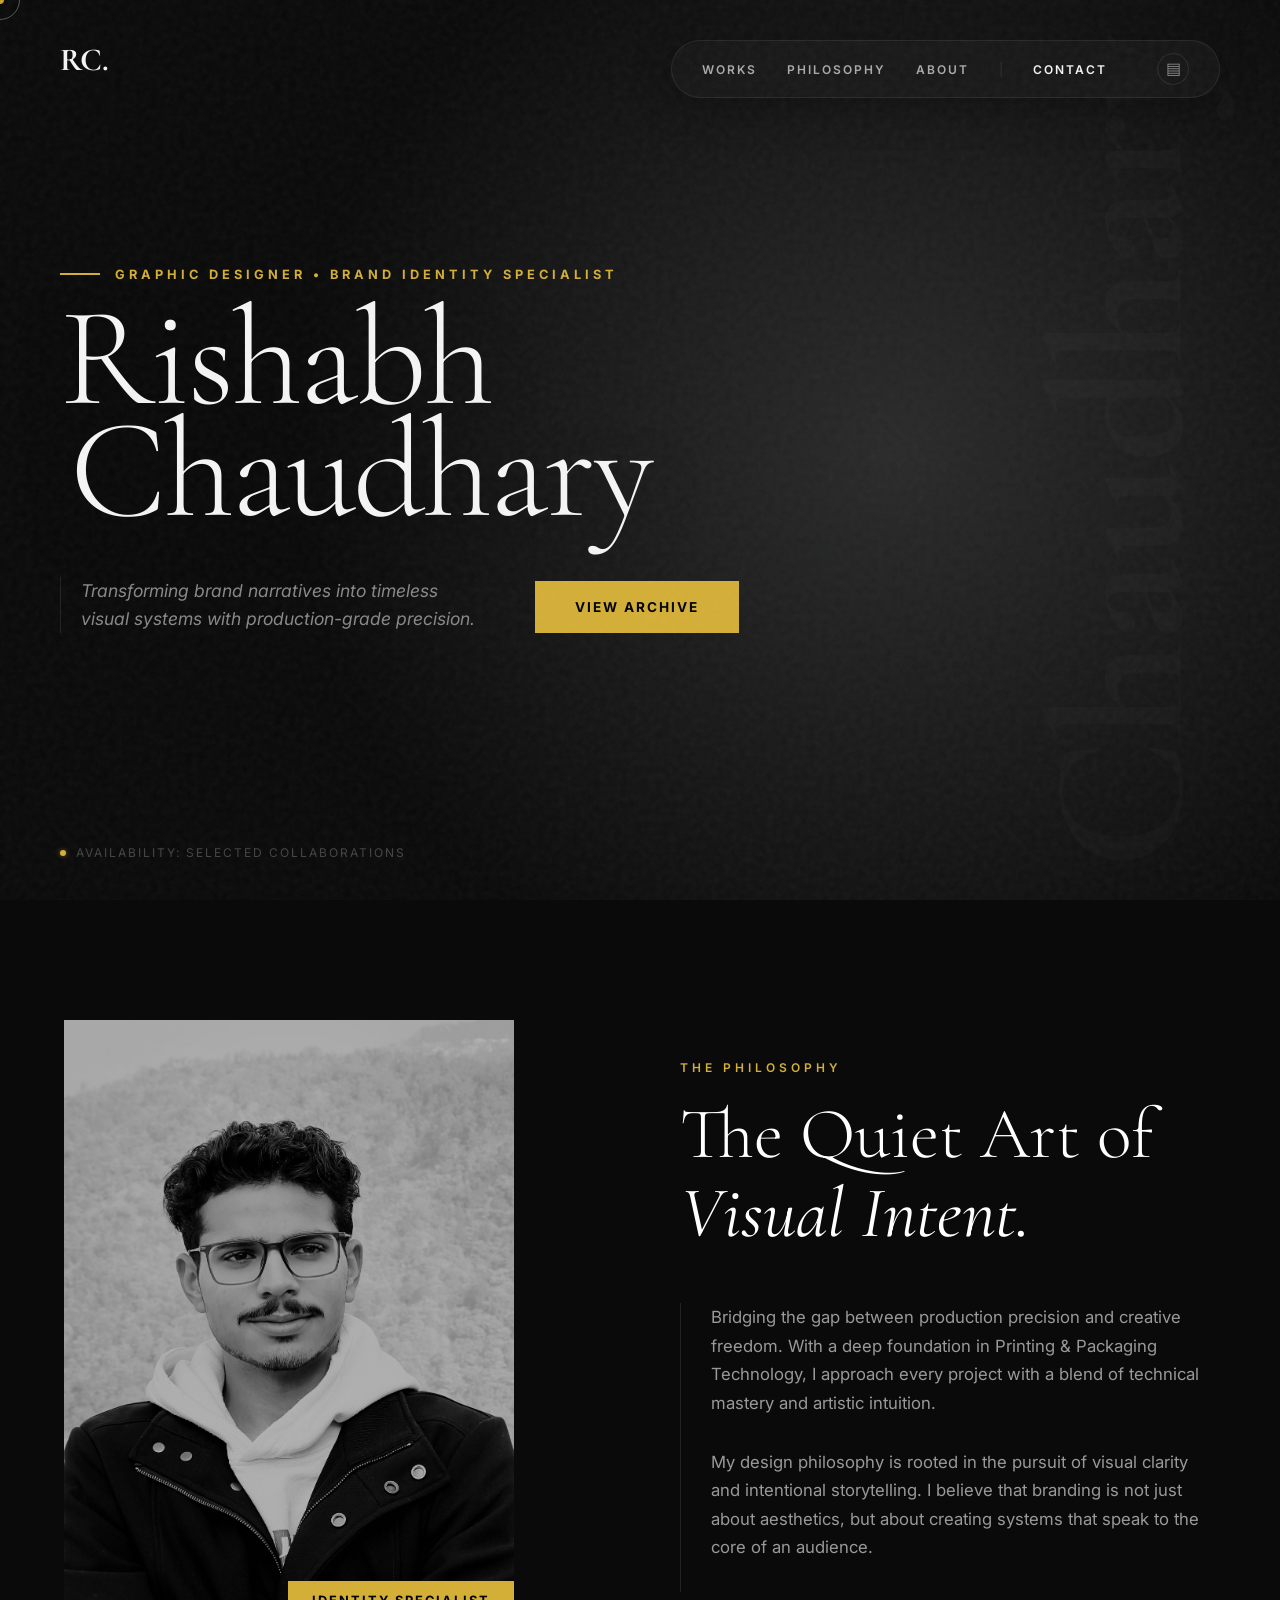
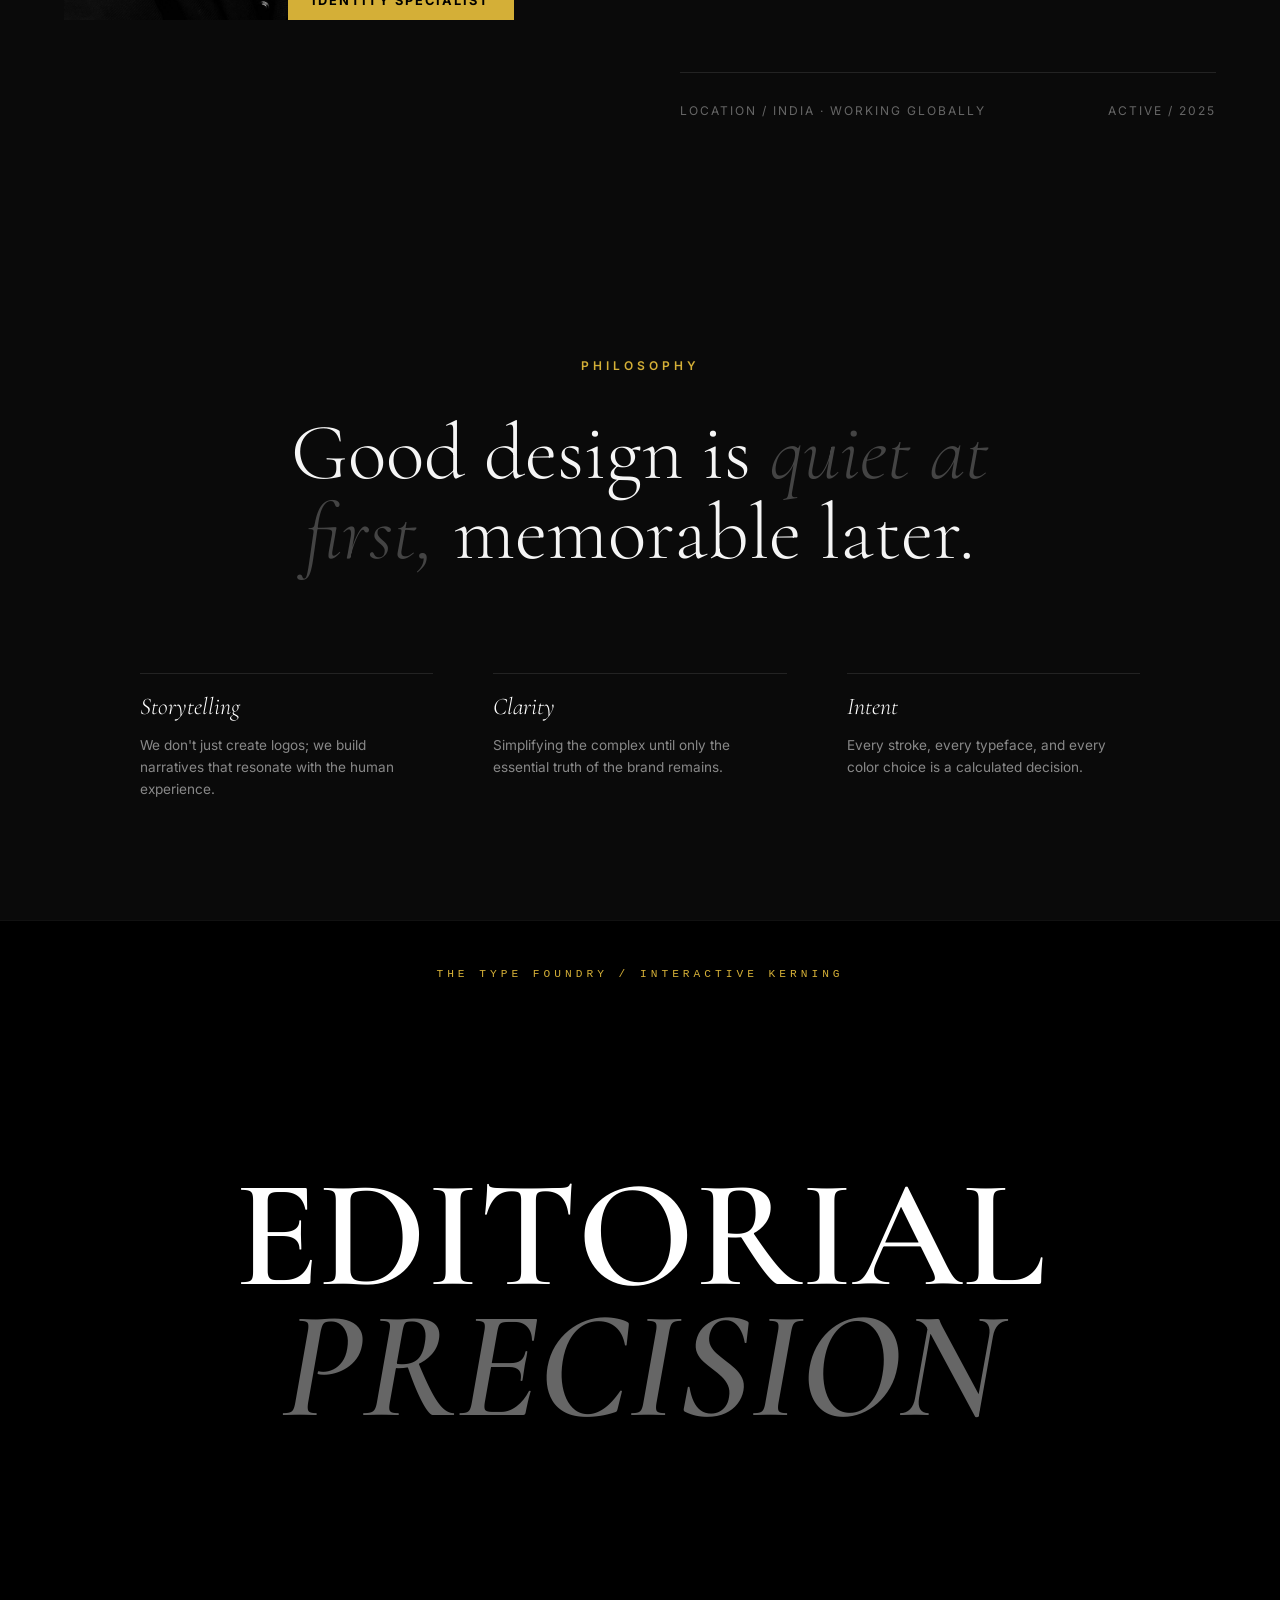
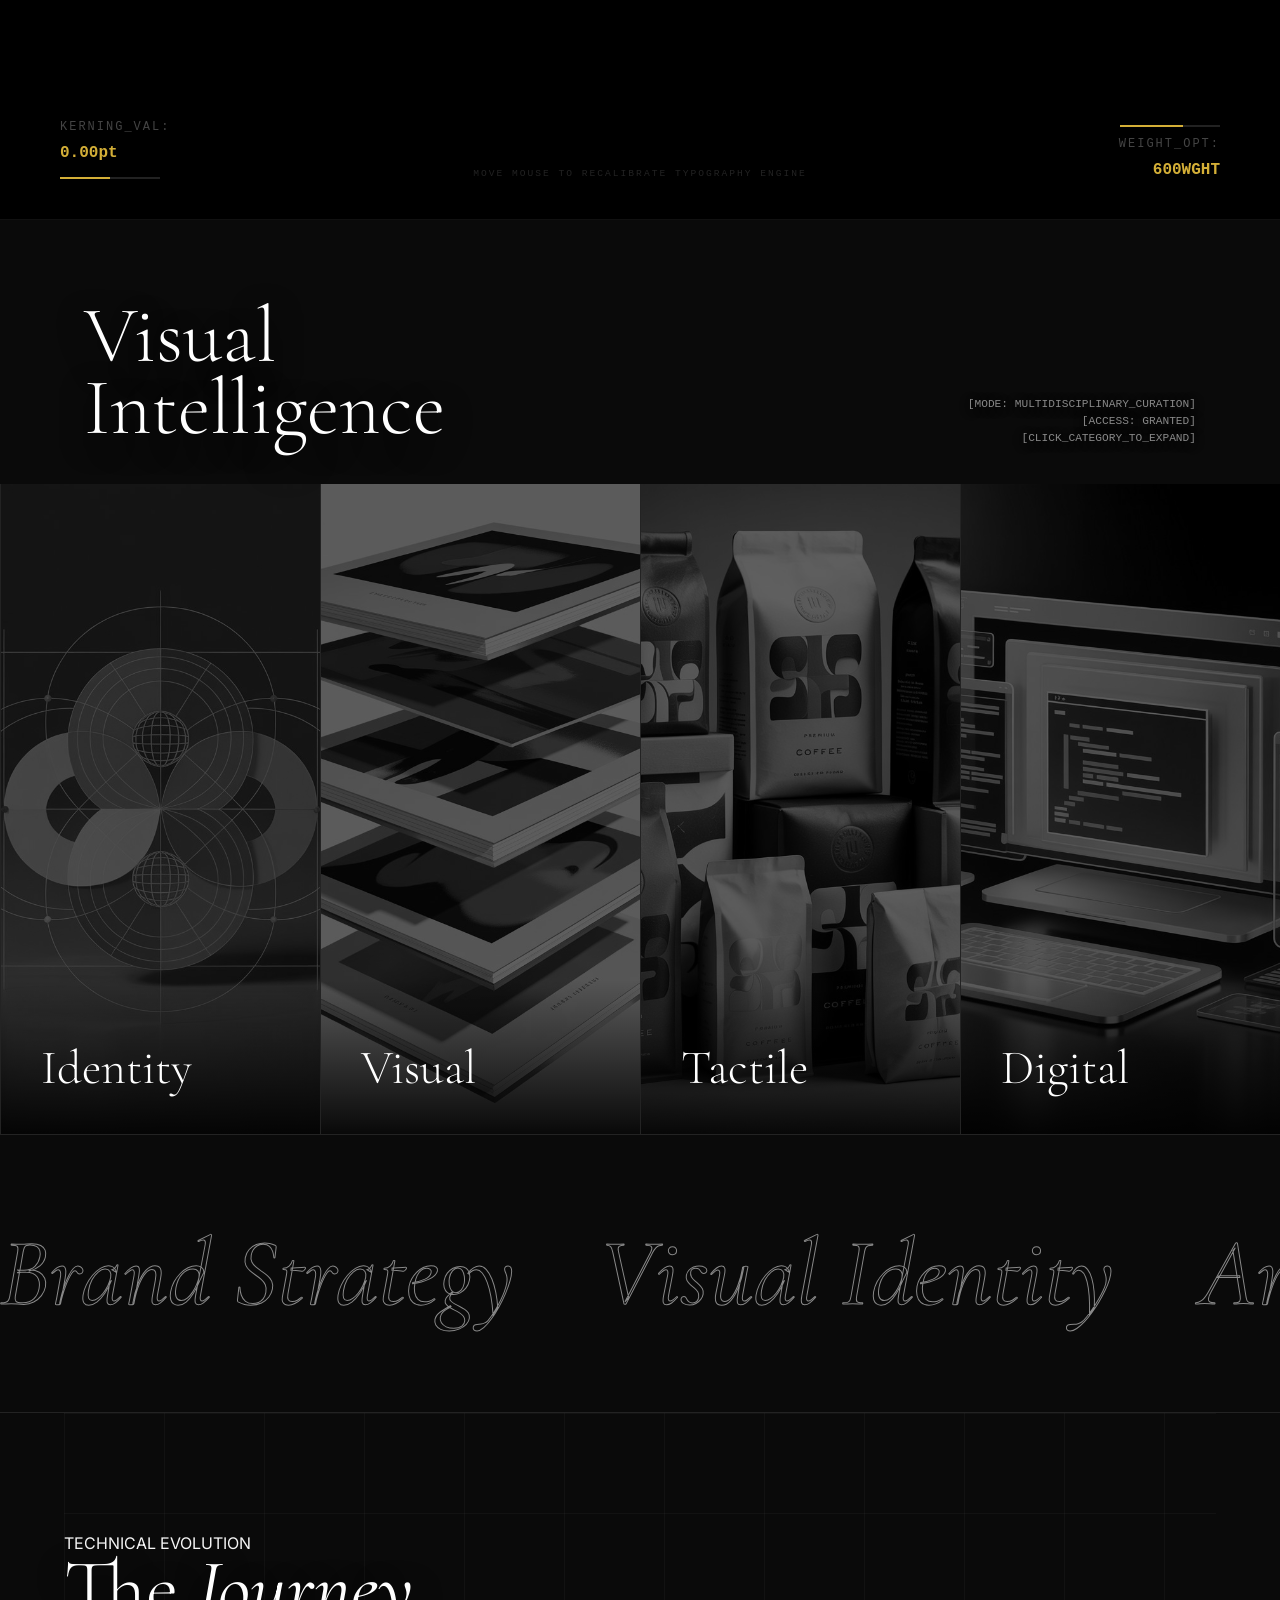
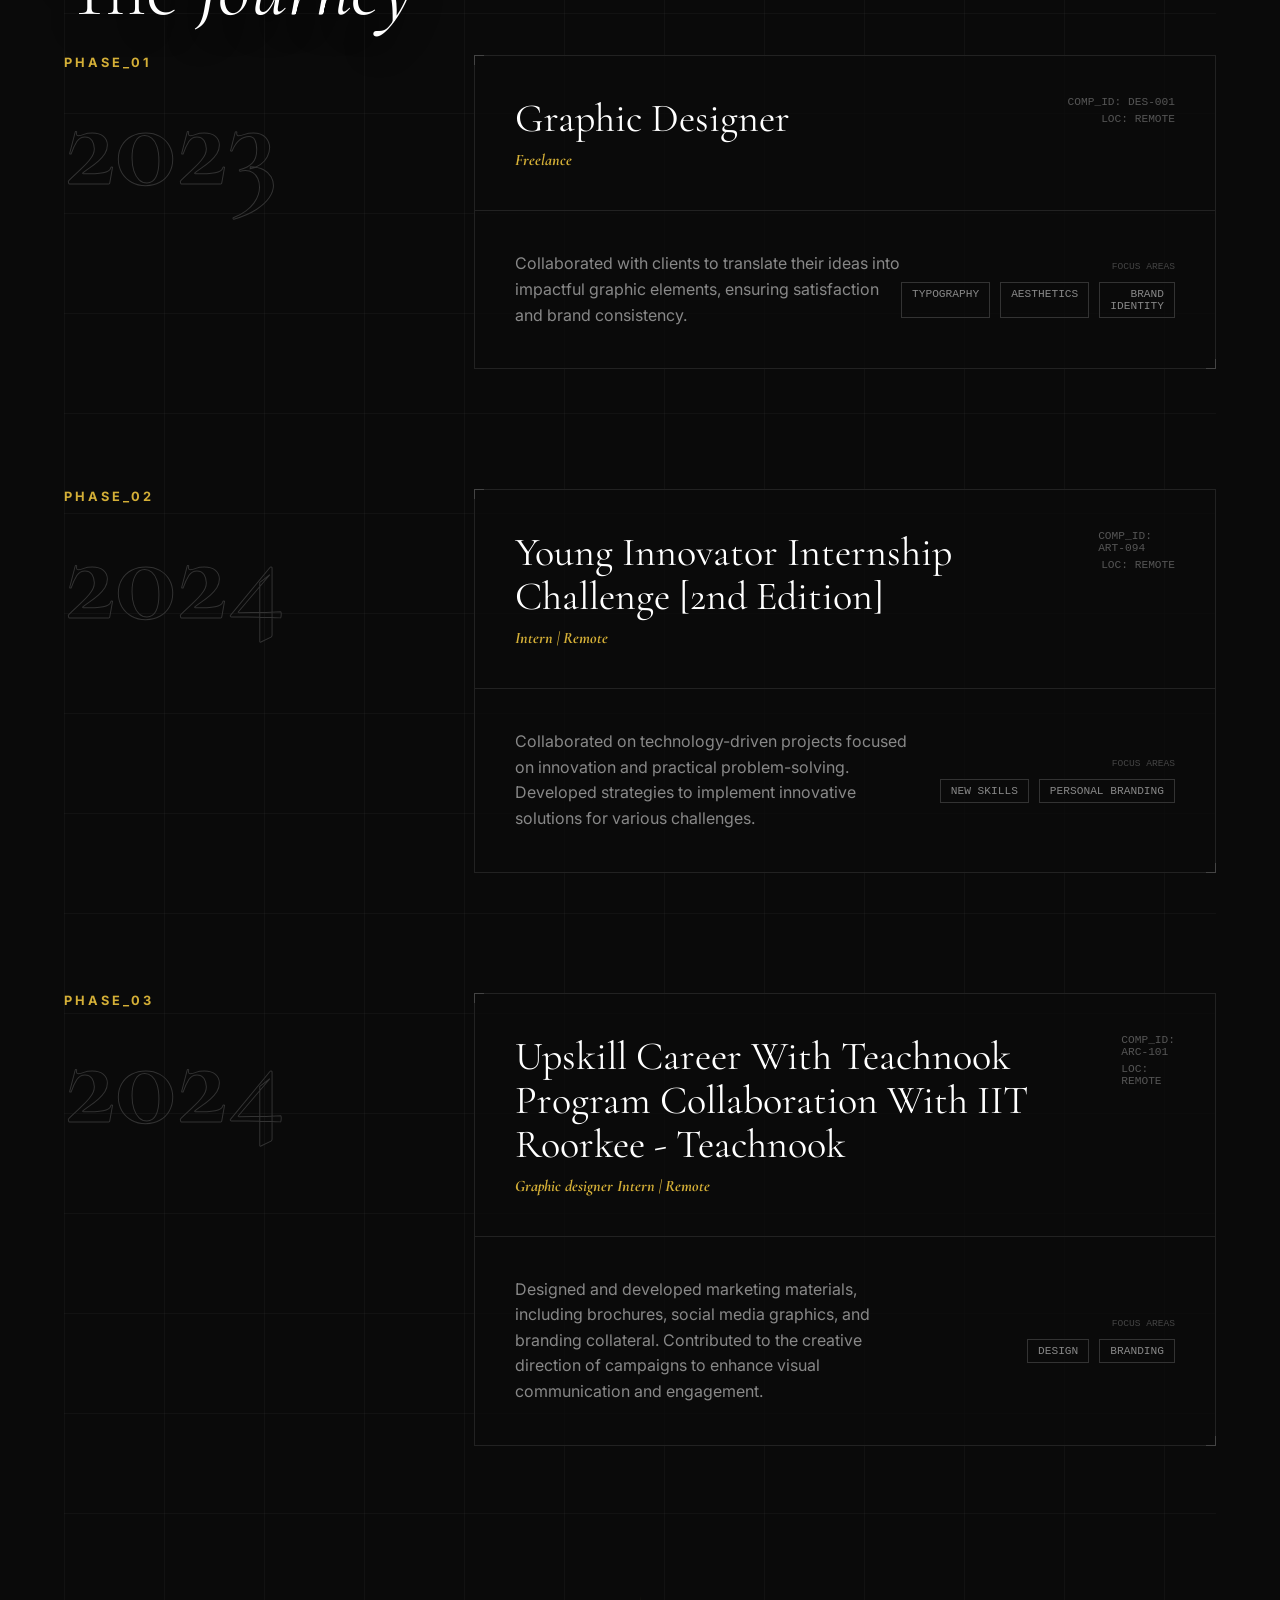
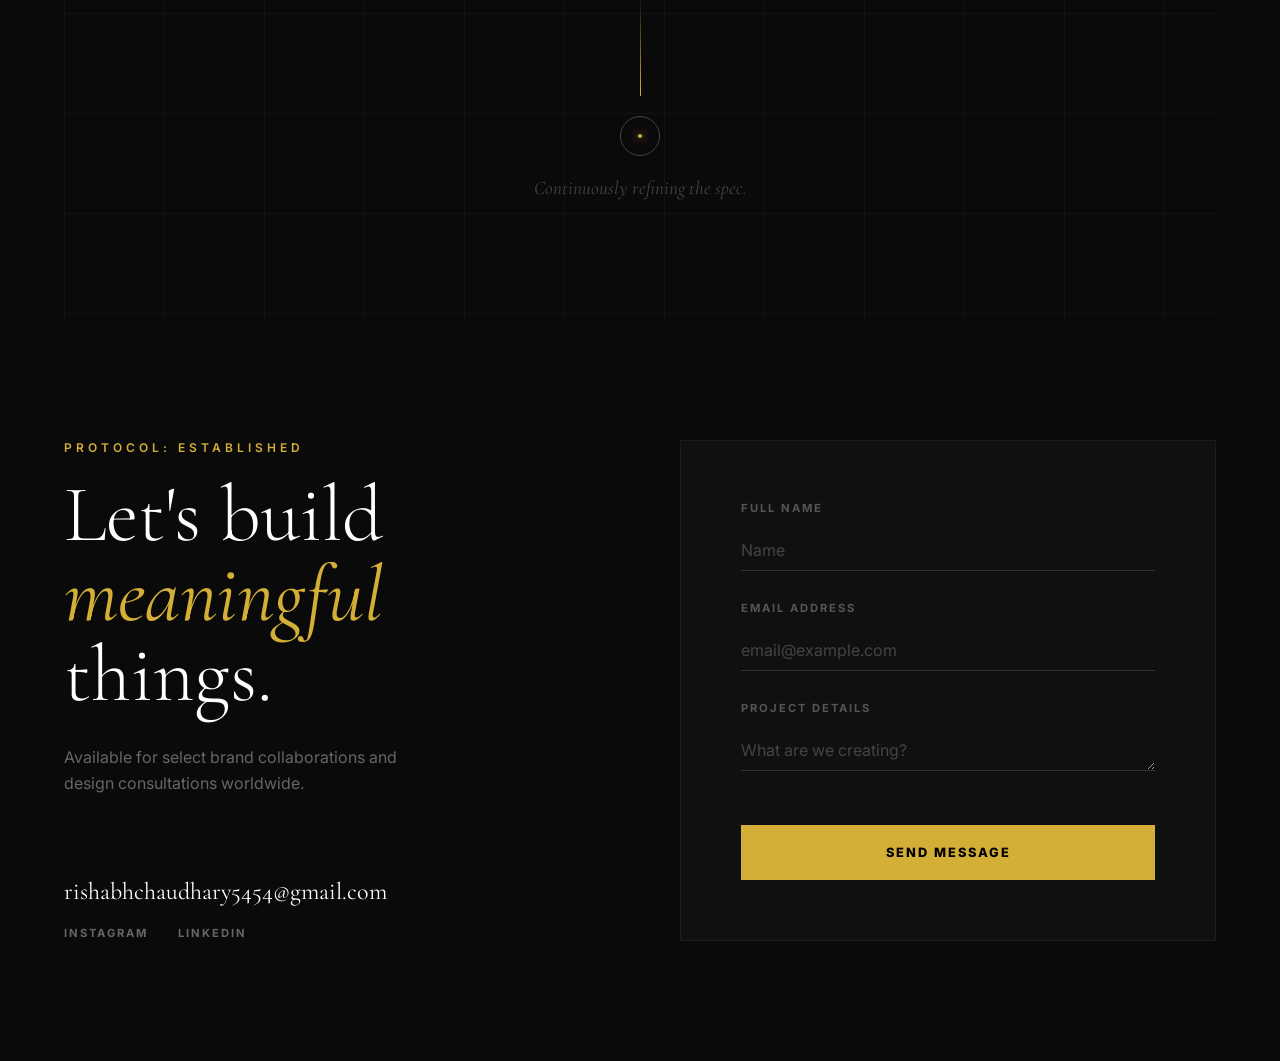
<file: index.html>
<!DOCTYPE html>
<html lang="en">

<head>
    <meta charset="UTF-8">
    <meta name="viewport" content="width=device-width, initial-scale=1.0">
    <title>Rishabh Chaudhary | Brand Architect</title>
    <link rel="stylesheet" href="styles.css">
</head>

<body>
    <!-- Film Grain Overlay -->
    <div class="grain-overlay"></div>

    <!-- Loading Screen (Cinematic Blueprint) -->
    <div id="loader" class="loader-container">
        <div class="loader-grid-bg"></div>

        <!-- Center Content -->
        <div class="loader-content">
            <div class="loader-logo-frame">
                <span class="loader-logo-text">RC.</span>
                <div class="loader-scanline"></div>
            </div>
            <div class="loader-title">VISUAL INTELLIGENCE</div>
            <div class="loader-status">INITIALIZING SYSTEM...</div>
        </div>

        <!-- Corner Data -->
        <div class="loader-corner tl">
            <span>SYS_CHECK: OK</span>
            <span>MEM: <span id="mem-val">45</span>%</span>
        </div>
        <div class="loader-corner tr">
            <span>LOC: NEW_PORTFOLIO</span>
            <span>V.2.0.25</span>
        </div>
        <div class="loader-corner bl">
            <span>LAT: 28.6139° N</span>
            <span>LNG: 77.2090° E</span>
        </div>
        <div class="loader-corner br">
            <span id="loader-counter">00</span>
            <span class="loader-label">LOAD_PROGRESS</span>
        </div>
    </div>

    <!-- Navigation (Floating Pill) -->
    <nav class="nav-container">
        <a href="#" class="logo">RC.</a>
        <div class="nav-pill">
            <!-- Mobile Nav Toggle -->
            <button id="nav-toggle" class="nav-toggle-btn" aria-label="Toggle Menu">
                <span class="nav-icon">＋</span>
            </button>

            <!-- Nav Links (Desktop) / Drawer (Mobile) -->
            <div class="nav-links-wrapper" id="nav-drawer">
                <a href="#visual-intelligence" class="nav-item">Works</a>
                <a href="#philosophy" class="nav-item">Philosophy</a>
                <a href="#about" class="nav-item">About</a>
                <span class="nav-divider">|</span>
                <a href="#contact" class="nav-item contact-link">Contact</a>
            </div>

            <!-- Blueprint Toggle -->
            <button id="blueprint-toggle" class="bp-toggle-btn" title="Toggle Blueprint Mode">
                <span class="bp-icon">▤</span>
            </button>
        </div>
    </nav>

    <!-- Hero Section -->
    <header class="hero">
        <!-- Background Gradient -->
        <div class="hero-bg-gradient"></div>

        <!-- Vertical Watermark -->
        <div class="hero-watermark">Chaudhary</div>

        <div class="hero-content container">
            <!-- Top Tag -->
            <div class="hero-top-tag">
                <span class="gold-dash"></span>
                Graphic Designer • Brand Identity Specialist
            </div>

            <!-- Main Title -->
            <h1 class="hero-title">Rishabh<br><span class="hero-italic"> </span>Chaudhary</span></h1>

            <!-- Description Row -->
            <div class="hero-desc-row">
                <p class="hero-desc-text">
                    Transforming brand narratives into timeless<br>
                    visual systems with production-grade precision.
                </p>
                <a href="#visual-intelligence" class="btn-solid-gold">View Archive</a>
            </div>
        </div>

        <!-- Bottom Left Availability -->
        <div class="availability-bar">
            <span class="status-dot"></span>
            Availability: Selected Collaborations
        </div>
    </header>

    <!-- About Section (High End) -->
    <section id="about" class="section-padding container">
        <div class="about-grid">
            <div class="about-image-wrapper">
                <div class="about-image" style="background-image: url('images/portrait.jpg');"></div>
                <!-- Identity Specialist Badge -->
                <div class="identity-badge">Identity Specialist</div>
            </div>

            <div class="about-content">
                <div class="section-label">The Philosophy</div>
                <h2 class="about-headline">The Quiet Art of <br><span class="serif-italic">Visual Intent.</span></h2>

                <div class="about-body-group">
                    <div class="body-indicator"></div>
                    <div class="about-text-content">
                        <p>Bridging the gap between production precision and creative freedom. With a deep foundation in
                            Printing & Packaging Technology, I approach every project with a blend of technical mastery
                            and artistic intuition.</p>
                        <p>My design philosophy is rooted in the pursuit of visual clarity and intentional storytelling.
                            I believe that branding is not just about aesthetics, but about creating systems that speak
                            to the core of an audience.</p>
                    </div>
                </div>

                <div class="about-footer">
                    <span>Location / India · Working Globally</span>
                    <span>Active / 2025</span>
                </div>
            </div>
        </div>
    </section>

    <!-- Philosophy Section (New) -->
    <section id="philosophy" class="section-padding container">
        <div class="philosophy-wrapper">
            <div class="section-label centered">Philosophy</div>

            <h2 class="philosophy-quote">
                Good design is <span class="quote-dim">quiet at<br>first,</span> memorable later.
            </h2>

            <div class="philosophy-grid">
                <div class="philo-item">
                    <h3 class="philo-title">Storytelling</h3>
                    <p class="philo-desc">We don't just create logos; we build narratives that resonate with the human
                        experience.</p>
                </div>
                <div class="philo-item">
                    <h3 class="philo-title">Clarity</h3>
                    <p class="philo-desc">Simplifying the complex until only the essential truth of the brand remains.
                    </p>
                </div>
                <div class="philo-item">
                    <h3 class="philo-title">Intent</h3>
                    <p class="philo-desc">Every stroke, every typeface, and every color choice is a calculated decision.
                    </p>
                </div>
            </div>
        </div>
    </section>

    <!-- The Type Foundry (Typography Lab) -->
    <section id="type-foundry" class="tf-section">
        <!-- Top Label -->
        <div class="tf-header">
            <span class="tf-label">The Type Foundry / Interactive Kerning</span>
        </div>

        <!-- Main Interactive Display -->
        <div class="tf-display-container">
            <div class="tf-word-row">
                <span class="tf-char">E</span><span class="tf-char">D</span><span class="tf-char">I</span><span
                    class="tf-char">T</span><span class="tf-char">O</span><span class="tf-char">R</span><span
                    class="tf-char">I</span><span class="tf-char">A</span><span class="tf-char">L</span>
            </div>
            <div class="tf-word-row italic">
                <span class="tf-char">P</span><span class="tf-char">R</span><span class="tf-char">E</span><span
                    class="tf-char">C</span><span class="tf-char">I</span><span class="tf-char">S</span><span
                    class="tf-char">I</span><span class="tf-char">O</span><span class="tf-char">N</span>
            </div>
        </div>

        <!-- Heads-Up Display (HUD) -->
        <div class="tf-hud">
            <div class="hud-group">
                <span class="hud-label">KERNING_VAL:</span>
                <span id="kerning-value" class="hud-value">-0.00pt</span>
                <div class="hud-bar-track">
                    <div id="kerning-bar" class="hud-bar-fill"></div>
                </div>
            </div>

            <div class="hud-center-msg">
                MOVE MOUSE TO RECALIBRATE TYPOGRAPHY ENGINE
            </div>

            <div class="hud-group right-align">
                <div class="hud-bar-track">
                    <div id="weight-bar" class="hud-bar-fill"></div>
                </div>
                <span class="hud-label">WEIGHT_OPT:</span>
                <span id="weight-value" class="hud-value">500WGHT</span>
            </div>
        </div>
    </section>

    <!-- Visual Intelligence (Works Redesign) -->
    <section id="visual-intelligence" class="vi-section">
        <div class="vi-header container">
            <h2 class="vi-title">Visual<br>Intelligence</h2>
            <div class="vi-meta">
                <span>[MODE: MULTIDISCIPLINARY_CURATION]</span>
                <span>[ACCESS: GRANTED]</span>
                <span>[CLICK_CATEGORY_TO_EXPAND]</span>
            </div>
        </div>

        <div class="vi-grid">
            <!-- Identity -->
            <a href="work-identity.html" class="vi-col">
                <div class="vi-bg" style="background-image: url('images/logo.jpeg');">
                </div>
                <div class="vi-overlay"></div>
                <div class="vi-content">
                    <span class="vi-module">MODULE_01</span>
                    <h3 class="vi-label">Identity</h3>
                    <div class="vi-icon">✦</div>
                </div>
            </a>

            <!-- Visual -->
            <a href="work-visual.html" class="vi-col">
                <div class="vi-bg" style="background-image: url('images/posters.jpeg');">
                </div>
                <div class="vi-overlay"></div>
                <div class="vi-content">
                    <span class="vi-module">MODULE_02</span>
                    <h3 class="vi-label">Visual</h3>
                    <div class="vi-icon">✦</div>
                </div>
            </a>

            <!-- Tactile -->
            <a href="work-packaging.html" class="vi-col">
                <div class="vi-bg" style="background-image: url('images/tactile.jpeg');">
                </div>
                <div class="vi-overlay"></div>
                <div class="vi-content">
                    <span class="vi-module">MODULE_03</span>
                    <h3 class="vi-label">Tactile</h3>
                    <div class="vi-icon">✦</div>
                </div>
            </a>

            <!-- Digital -->
            <a href="work-digital.html" class="vi-col">
                <div class="vi-bg" style="background-image: url('images/digital.jpeg');">
                </div>
                <div class="vi-overlay"></div>
                <div class="vi-content">
                    <span class="vi-module">MODULE_04</span>
                    <h3 class="vi-label">Digital</h3>
                    <div class="vi-icon">✦</div>
                </div>
            </a>
        </div>
    </section>

    <!-- Marquee -->
    <section class="marquee-section">
        <div class="marquee-content">
            <span class="marquee-text">Brand Strategy</span>
            <span class="marquee-text">Visual Identity</span>
            <span class="marquee-text">Art Direction</span>
            <span class="marquee-text">Editorial Design</span>
            <span class="marquee-text">Brand Strategy</span>
            <span class="marquee-text">Visual Identity</span>
        </div>
    </section>

    <!-- Timeline (The Journey) -->
    <!-- The Archives (Blueprint Style) -->
    <section class="section-padding container bp-section">
        <!-- Background Grid handled in CSS -->

        <div class="archive-header-row">
            <div class="archive-subtitle">TECHNICAL EVOLUTION</div>
            <h2 class="archive-heading">The <span class="serif-italic">Journey</span></h2>
        </div>

        <div class="blueprint-container">
            <!-- Phase 01 -->
            <div class="bp-row">
                <div class="bp-left">
                    <div class="bp-phase">PHASE_01</div>
                    <div class="bp-year">2023</div>
                </div>
                <div class="bp-card">
                    <div class="bp-card-header">
                        <div class="bp-main-info">
                            <h3 class="bp-role">Graphic Designer</h3>
                            <div class="bp-company">Freelance</div>
                        </div>
                        <div class="bp-tech-specs">
                            <span>COMP_ID: DES-001</span>
                            <span>LOC: Remote</span>
                        </div>
                    </div>
                    <div class="bp-card-body">
                        <p class="bp-desc">Collaborated with clients to translate their ideas into impactful graphic
                            elements, ensuring satisfaction and brand consistency.</p>
                        <div class="bp-focus-areas">
                            <div class="focus-label">FOCUS AREAS</div>
                            <div class="focus-tags">
                                <span>TYPOGRAPHY</span>
                                <span>AESTHETICS</span>
                                <span>BRAND IDENTITY</span>
                            </div>
                        </div>
                    </div>
                    <!-- Corner decorations -->
                    <div class="corner-tl"></div>
                    <div class="corner-br"></div>
                </div>
            </div>

            <!-- Phase 02 -->
            <div class="bp-row">
                <div class="bp-left">
                    <div class="bp-phase">PHASE_02</div>
                    <div class="bp-year">2024</div>
                </div>
                <div class="bp-card">
                    <div class="bp-card-header">
                        <div class="bp-main-info">
                            <h3 class="bp-role">Young Innovator Internship Challenge [2nd Edition]</h3>
                            <div class="bp-company">Intern | Remote </div>
                        </div>
                        <div class="bp-tech-specs">
                            <span>COMP_ID: ART-094</span>
                            <span>LOC: Remote</span>
                        </div>
                    </div>
                    <div class="bp-card-body">
                        <p class="bp-desc">Collaborated on technology-driven projects focused on innovation and
                            practical problem-solving. Developed strategies to implement innovative solutions for
                            various challenges.</p>
                        <div class="bp-focus-areas">
                            <div class="focus-label">FOCUS AREAS</div>
                            <div class="focus-tags">
                                <span>NEW SKILLS</span>
                                <span>PERSONAL BRANDING</span>
                            </div>
                        </div>
                    </div>
                    <div class="corner-tl"></div>
                    <div class="corner-br"></div>
                </div>
            </div>

            <!-- Phase 03 -->
            <div class="bp-row">
                <div class="bp-left">
                    <div class="bp-phase">PHASE_03</div>
                    <div class="bp-year">2024</div>
                </div>
                <div class="bp-card">
                    <div class="bp-card-header">
                        <div class="bp-main-info">
                            <h3 class="bp-role">Upskill Career With Teachnook Program Collaboration With IIT Roorkee -
                                Teachnook</h3>
                            <div class="bp-company">Graphic designer Intern | Remote</div>
                        </div>
                        <div class="bp-tech-specs">
                            <span>COMP_ID: ARC-101</span>
                            <span>LOC: Remote</span>
                        </div>
                    </div>
                    <div class="bp-card-body">
                        <p class="bp-desc">Designed and developed marketing materials, including brochures, social media
                            graphics, and branding collateral. Contributed to the creative direction of campaigns to
                            enhance visual communication and engagement.</p>
                        <div class="bp-focus-areas">
                            <div class="focus-label">FOCUS AREAS</div>
                            <div class="focus-tags">
                                <span>DESIGN</span>
                                <span>BRANDING</span>
                            </div>
                        </div>
                    </div>
                    <div class="corner-tl"></div>
                    <div class="corner-br"></div>
                </div>
            </div>
        </div>

        <!-- Spec Refinement Graphic -->
        <div class="spec-graphic">
            <div class="spec-line"></div>
            <div class="spec-dot"></div>
            <p class="spec-text">Continuously refining the spec.</p>
        </div>

    </section>


    <!-- Contact Suite (Redesign) -->
    <section id="contact" class="section-padding container">
        <div class="contact-grid">
            <div class="contact-info">
                <div class="section-label text-gold">Protocol: Established</div>
                <h2 class="contact-headline">Let's build <br><span class="serif-italic text-gold">meaningful</span><br>
                    things.</h2>
                <p class="contact-sub">Available for select brand collaborations and <br>design consultations worldwide.
                </p>

                <div class="contact-meta">
                    <a href="rishabhchaudhary5454@gmail.com" class="contact-email">rishabhchaudhary5454@gmail.com</a>

                    <div class="contact-socials">
                        <a href="http://instagram.com/rishabh_chaudhary10/" target="_blank" rel="noopener noreferrer"
                            class="social-link">Instagram</a>
                        <a href="https://www.linkedin.com/in/rishabh-chaudhary-4536262ab/" target="_blank"
                            rel="noopener noreferrer" class="social-link">Linkedin</a>
                    </div>
                </div>
            </div>

            <div class="contact-form-card">
                <form class="contact-form-inner">
                    <div class="form-group">
                        <label class="form-label">Full Name</label>
                        <input type="text" class="form-input" placeholder="Name">
                    </div>
                    <div class="form-group">
                        <label class="form-label">Email Address</label>
                        <input type="email" class="form-input" placeholder="email@example.com">
                    </div>
                    <div class="form-group">
                        <label class="form-label">Project Details</label>
                        <textarea class="form-input" rows="1" placeholder="What are we creating?"></textarea>
                    </div>
                    <button type="submit" class="btn-block-gold">Send Message</button>

                </form>
            </div>
        </div>
    </section>

    <script src="script.js"></script>
</body>

</html>
</file>
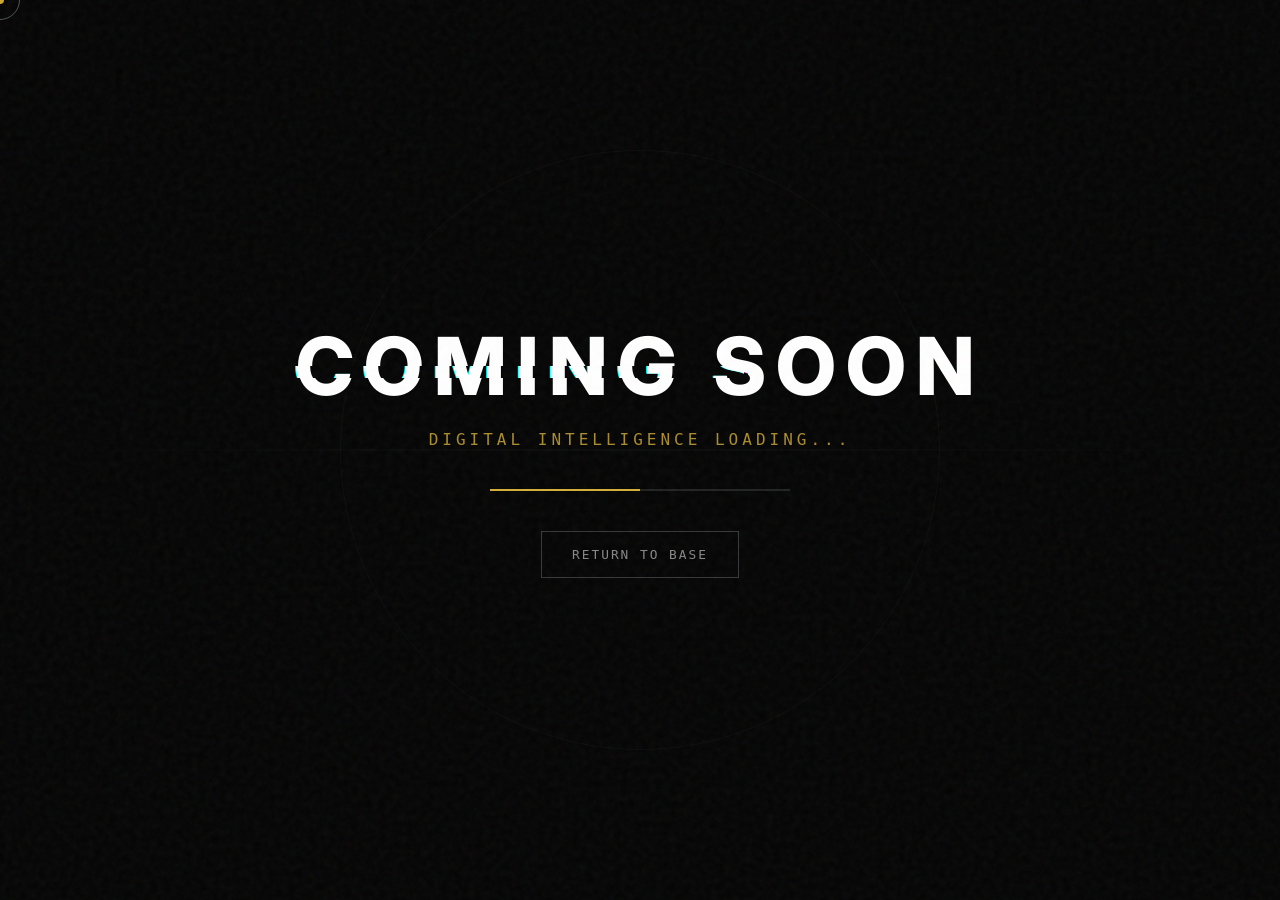
<file: work-digital.html>
<!DOCTYPE html>
<html lang="en">

<head>
    <meta charset="UTF-8">
    <meta name="viewport" content="width=device-width, initial-scale=1.0">
    <title>Digital | Coming Soon</title>
    <link rel="stylesheet" href="styles.css">
</head>

<body class="cs-body">
    <div class="grain-overlay"></div>

    <div class="cs-container">
        <div class="cs-content">
            <div class="cs-glitch-wrapper">
                <h1 class="cs-title" data-text="COMING SOON">COMING SOON</h1>
            </div>
            <p class="cs-subtitle">DIGITAL INTELLIGENCE LOADING...</p>
            <div class="cs-progress-bar">
                <div class="cs-progress-fill"></div>
            </div>
            <a href="index.html" class="cs-back-btn">RETURN TO BASE</a>
        </div>

        <div class="cs-background-elements">
            <div class="cs-circle"></div>
            <div class="cs-line"></div>
        </div>
    </div>

    <script src="script.js"></script>
</body>

</html>
</file>
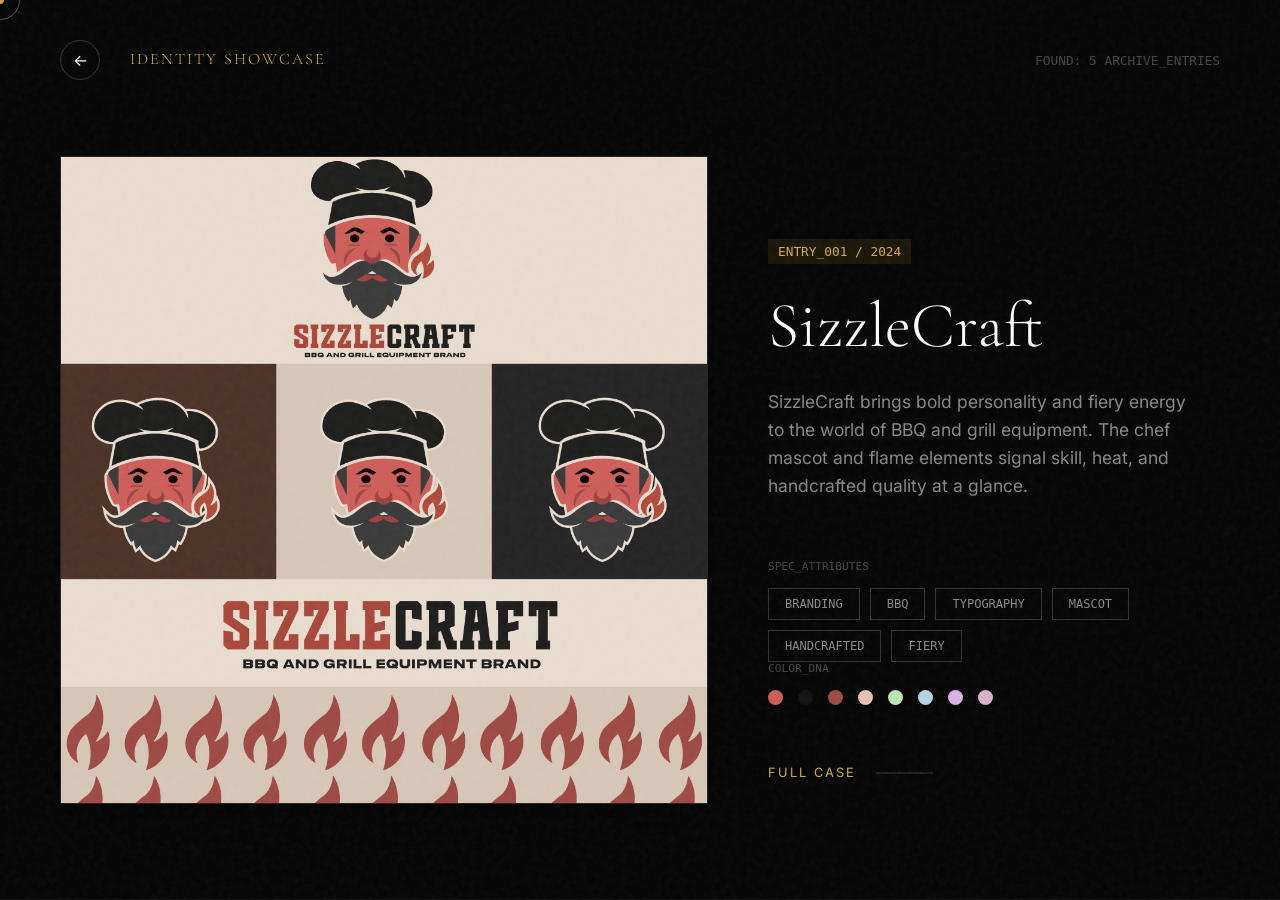
<file: work-identity.html>
<!DOCTYPE html>
<html lang="en">

<head>
    <meta charset="UTF-8">
    <meta name="viewport" content="width=device-width, initial-scale=1.0">
    <title>Identity Showcase | RC</title>
    <link rel="stylesheet" href="styles.css">
</head>

<body>
    <div class="grain-overlay"></div>

    <div class="showcase-container">
        <!-- Header -->
        <header class="showcase-header">
            <div class="sc-left">
                <a href="index.html#visual-intelligence" class="back-btn">←</a>
                <h1 class="sc-title">IDENTITY SHOWCASE</h1>
            </div>
            <div class="sc-right">
                <span class="sc-count">FOUND: 5 ARCHIVE_ENTRIES</span>
            </div>
        </header>

        <!-- Main Content Grid -->
        <!-- Main Content Grid 1: Aurum Aesthetics -->
        <!-- Main Content Grid 1: Aurum Aesthetics -->
        <div class="showcase-grid">
            <!-- Left: Image -->
            <div class="sc-image-col">
                <div class="sc-image-wrapper">
                    <img src="images/SizzleCraft Brand Board.png" alt="SizzleCraft" class="sc-fluid-image">
                </div>
            </div>

            <!-- Right: Content -->
            <div class="sc-content-col">
                <div class="sc-meta-row">
                    <span class="sc-ref">ENTRY_001 / 2024</span>
                </div>

                <h2 class="sc-project-title">SizzleCraft</h2>
                <p class="sc-desc">SizzleCraft brings bold personality and fiery energy to the world of BBQ and grill
                    equipment.
                    The chef mascot and flame elements signal skill, heat, and handcrafted quality at a glance.</p>
                <!-- ... (rest of content same) ... -->
                <div class="sc-attributes">
                    <span class="attr-label">SPEC_ATTRIBUTES</span>
                    <div class="attr-tags">
                        <span>BRANDING</span>
                        <span>BBQ</span>
                        <span>TYPOGRAPHY</span>
                        <span>MASCOT</span>
                        <span>HANDCRAFTED</span>
                        <span>FIERY</span>
                    </div>
                </div>

                <div class="sc-colors">
                    <span class="attr-label">COLOR_DNA</span>
                    <div class="color-dots">
                        <span class="c-dot" style="background: #ce5e59;"></span>
                        <span class="c-dot" style="background: #111;"></span>
                        <span class="c-dot" style="background: #9f4944;"></span>
                        <span class="c-dot" style="background: #e5c2b3;"></span>
                        <span class="c-dot" style="background: #bde5b3;"></span>
                        <span class="c-dot" style="background: #b3d6e5;"></span>
                        <span class="c-dot" style="background: #dbb3e5;"></span>
                        <span class="c-dot" style="background: #d8b2cb;"></span>
                    </div>
                </div>

                <a href="#" class="sc-action">FULL CASE <span class="long-arrow">—————</span></a>
            </div>
        </div>

        <!-- Main Content Grid 2: EB Identity -->
        <div class="showcase-grid">
            <!-- Left: Image -->
            <div class="sc-image-col">
                <div class="sc-image-wrapper">
                    <img src="images/eb logo.png" alt="EB Identity" class="sc-fluid-image">
                </div>
            </div>

            <!-- Right: Content -->
            <div class="sc-content-col">
                <div class="sc-meta-row">
                    <span class="sc-ref">ENTRY_002 / 2024</span>
                </div>

                <h2 class="sc-project-title">Étoile Bijoux</h2>
                <p class="sc-desc">Étoile Bijoux reflects timeless elegance with a refined monogram and subtle star
                    details that hint at luxury.
                    The gold tones and classic typography communicate sophistication, craftsmanship, and premium value.
                    Its versatile logo kit works beautifully across packaging, patterns, and high-end brand touchpoints.
                </p>

                <div class="sc-attributes">
                    <span class="attr-label">SPEC_ATTRIBUTES</span>
                    <div class="attr-tags">
                        <span>IDENTITY</span>
                        <span>MONOGRAM</span>
                        <span>MINIMALISM</span>
                        <span>LUXURY</span>
                        <span>JEWELLERY</span>
                        <span>TIMELESS</span>
                    </div>
                </div>

                <div class="sc-colors">
                    <span class="attr-label">COLOR_DNA</span>
                    <div class="color-dots">
                        <span class="c-dot" style="background: #faf3e0;"></span>
                        <span class="c-dot" style="background: #0f3169;"></span>
                        <span class="c-dot" style="background: #6a3e05;"></span>
                    </div>
                </div>

                <a href="#" class="sc-action">FULL CASE <span class="long-arrow">—————</span></a>
            </div>
        </div>

        <!-- Main Content Grid 3: Hoot Hoot -->
        <div class="showcase-grid">
            <!-- Left: Image -->
            <div class="sc-image-col">
                <div class="sc-image-wrapper">
                    <img src="images/Hoot Hoot.png" alt="Hoot Hoot" class="sc-fluid-image">
                </div>
            </div>

            <!-- Right: Content -->
            <div class="sc-content-col">
                <div class="sc-meta-row">
                    <span class="sc-ref">ENTRY_003 / 2026</span>
                </div>

                <h2 class="sc-project-title">Hoot Hoot Brews</h2>
                <p class="sc-desc">An approachable yet clever identity for a modern creative studio. The distinct mascot
                    motif combined with warm, inviting colors and soft typography creates a memorable brand that feels
                    both wise and welcoming.</p>

                <div class="sc-attributes">
                    <span class="attr-label">SPEC_ATTRIBUTES</span>
                    <div class="attr-tags">
                        <span>IDENTITY</span>
                        <span>MASCOT</span>
                        <span>STUDIO</span>
                        <span>ILLUSTRATION</span>
                    </div>
                </div>

                <div class="sc-colors">
                    <span class="attr-label">COLOR_DNA</span>
                    <div class="color-dots">
                        <span class="c-dot" style="background: #1a2b4c;"></span>
                        <span class="c-dot" style="background: #f28f3b;"></span>
                        <span class="c-dot" style="background: #fdf8e1;"></span>
                    </div>
                </div>

                <a href="#" class="sc-action">FULL CASE <span class="long-arrow">—————</span></a>
            </div>
        </div>

        <!-- Main Content Grid 4: Lumvere -->
        <div class="showcase-grid">
            <!-- Left: Image -->
            <div class="sc-image-col">
                <div class="sc-image-wrapper">
                    <img src="images/LUMVERE logo.png" alt="Lumvere" class="sc-fluid-image">
                </div>
            </div>

            <!-- Right: Content -->
            <div class="sc-content-col">
                <div class="sc-meta-row">
                    <span class="sc-ref">ENTRY_004 / 2024</span>
                </div>

                <h2 class="sc-project-title">Lumvere</h2>
                <p class="sc-desc">Lumvere stands for modern sophistication with a sharp, minimal identity built around
                    precision and contrast.
                    The clean logotype and bold modular pattern reflect confidence, structure, and premium eyewear
                    design.</p>

                <div class="sc-attributes">
                    <span class="attr-label">SPEC_ATTRIBUTES</span>
                    <div class="attr-tags">
                        <span>EYEWEAR</span>
                        <span>BRANDING</span>
                        <span>MONOCHROME</span>
                        <span>LIFESTYLE</span>
                    </div>
                </div>

                <div class="sc-colors">
                    <span class="attr-label">COLOR_DNA</span>
                    <div class="color-dots">
                        <span class="c-dot" style="background: #0e0e0e;"></span>
                        <span class="c-dot" style="background: #bbb8b3;"></span>
                        <span class="c-dot" style="background: #9c9c9c;"></span>
                    </div>
                </div>

                <a href="#" class="sc-action">FULL CASE <span class="long-arrow">—————</span></a>
            </div>
        </div>

        <!-- Main Content Grid 5: Chewzy -->
        <div class="showcase-grid">
            <!-- Left: Image -->
            <div class="sc-image-col">
                <div class="sc-image-wrapper">
                    <img src="images/chewzy.png" alt="Chewzy" class="sc-fluid-image">
                </div>
            </div>

            <!-- Right: Content -->
            <div class="sc-content-col">
                <div class="sc-meta-row">
                    <span class="sc-ref">ENTRY_005 / 2026</span>
                </div>

                <h2 class="sc-project-title">Chewzy</h2>
                <p class="sc-desc">A playful, energetic brand identity designed to pop off the shelf. The bold
                    typography and vibrant color palette instantly communicate fun, approachability, and an irresistible
                    snackable appeal.</p>

                <div class="sc-attributes">
                    <span class="attr-label">SPEC_ATTRIBUTES</span>
                    <div class="attr-tags">
                        <span>IDENTITY</span>
                        <span>PLAYFUL</span>
                        <span>VIBRANT</span>
                        <span>SNACK_BRAND</span>
                    </div>
                </div>

                <div class="sc-colors">
                    <span class="attr-label">COLOR_DNA</span>
                    <div class="color-dots">
                        <span class="c-dot" style="background: #ff0055;"></span>
                        <span class="c-dot" style="background: #ffcc00;"></span>
                        <span class="c-dot" style="background: #111111;"></span>
                    </div>
                </div>

                <a href="#" class="sc-action">FULL CASE <span class="long-arrow">—————</span></a>
            </div>
        </div>
    </div>
    <script src="script.js"></script>
</body>

</html>
</file>
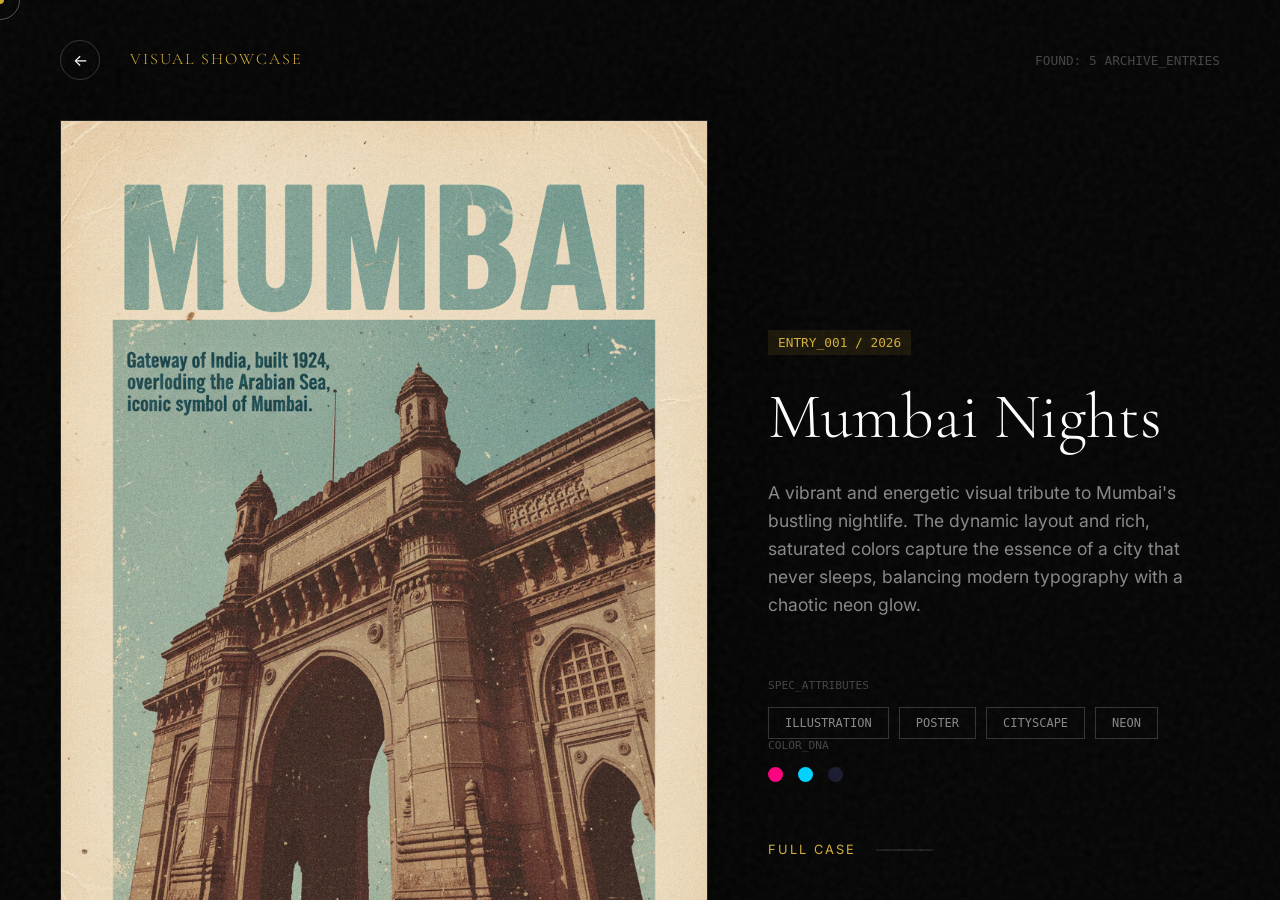
<file: work-visual.html>
<!DOCTYPE html>
<html lang="en">

<head>
    <meta charset="UTF-8">
    <meta name="viewport" content="width=device-width, initial-scale=1.0">
    <title>Visual Showcase | RC</title>
    <link rel="stylesheet" href="styles.css">
</head>

<body>
    <div class="grain-overlay"></div>

    <div class="showcase-container">
        <!-- Header -->
        <header class="showcase-header">
            <div class="sc-left">
                <a href="index.html#visual-intelligence" class="back-btn">←</a>
                <h1 class="sc-title">VISUAL SHOWCASE</h1>
            </div>
            <div class="sc-right">
                <span class="sc-count">FOUND: 5 ARCHIVE_ENTRIES</span>
            </div>
        </header>

        <!-- Main Content Grid 1: Mumbai Nights -->
        <div class="showcase-grid">
            <!-- Left: Image -->
            <div class="sc-image-col">
                <div class="sc-image-wrapper">
                    <img src="images/Mumbai.png" alt="Mumbai Nights" class="sc-fluid-image">
                </div>
            </div>

            <!-- Right: Content -->
            <div class="sc-content-col">
                <div class="sc-meta-row">
                    <span class="sc-ref">ENTRY_001 / 2026</span>
                </div>

                <h2 class="sc-project-title">Mumbai Nights</h2>
                <p class="sc-desc">A vibrant and energetic visual tribute to Mumbai's bustling nightlife. The dynamic
                    layout and rich, saturated colors capture the essence of a city that never sleeps, balancing modern
                    typography with a chaotic neon glow.</p>

                <div class="sc-attributes">
                    <span class="attr-label">SPEC_ATTRIBUTES</span>
                    <div class="attr-tags">
                        <span>ILLUSTRATION</span>
                        <span>POSTER</span>
                        <span>CITYSCAPE</span>
                        <span>NEON</span>
                    </div>
                </div>

                <div class="sc-colors">
                    <span class="attr-label">COLOR_DNA</span>
                    <div class="color-dots">
                        <span class="c-dot" style="background: #ff007f;"></span>
                        <span class="c-dot" style="background: #00d2ff;"></span>
                        <span class="c-dot" style="background: #1a1a2e;"></span>
                    </div>
                </div>

                <a href="#" class="sc-action">FULL CASE <span class="long-arrow">—————</span></a>
            </div>
        </div>

        <!-- Main Content Grid 2: Air Vibes -->
        <div class="showcase-grid">
            <!-- Left: Image -->
            <div class="sc-image-col">
                <div class="sc-image-wrapper">
                    <img src="images\nike.png" alt="Noir Cinema Festival" class="sc-fluid-image">
                </div>
            </div>

            <!-- Right: Content -->
            <div class="sc-content-col">
                <div class="sc-meta-row">
                    <span class="sc-ref">ENTRY_002 / 2023</span>
                </div>

                <h2 class="sc-project-title">Air Vibes</h2>
                <p class="sc-desc">This poster captures an elevated streetwear mood, blending airy landscapes with bold
                    sneaker attitude.
                    The floating composition and clean typography highlight motion, comfort, and modern Nike energy.</p>

                <div class="sc-attributes">
                    <span class="attr-label">SPEC_ATTRIBUTES</span>
                    <div class="attr-tags">
                        <span>AIR JORDAN</span>
                        <span>NIKE</span>
                        <span>STREETWEAR</span>
                        <span>POSTER</span>
                        <span>TYPOGRAPHY</span>
                    </div>
                </div>

                <div class="sc-colors">
                    <span class="attr-label">COLOR_DNA</span>
                    <div class="color-dots">
                        <span class="c-dot" style="background: #005e65;"></span>
                        <span class="c-dot" style="background: #fff;"></span>
                        <span class="c-dot" style="background: #748188;"></span>
                    </div>
                </div>

                <a href="#" class="sc-action">FULL CASE <span class="long-arrow">—————</span></a>
            </div>
        </div>

        <!-- Main Content Grid 3: Melbourne Metro -->
        <div class="showcase-grid">
            <!-- Left: Image -->
            <div class="sc-image-col">
                <div class="sc-image-wrapper">
                    <img src="images/melbourne.png" alt="Melbourne Metro" class="sc-fluid-image">
                </div>
            </div>

            <!-- Right: Content -->
            <div class="sc-content-col">
                <div class="sc-meta-row">
                    <span class="sc-ref">ENTRY_003 / 2026</span>
                </div>

                <h2 class="sc-project-title">Melbourne</h2>
                <p class="sc-desc">A minimalist yet evocative poster design capturing the architectural rhythm of
                    Melbourne. Clean lines, a subdued cinematic color palette, and spacious typography create a
                    sophisticated tribute to the city's urban landscape.</p>

                <div class="sc-attributes">
                    <span class="attr-label">SPEC_ATTRIBUTES</span>
                    <div class="attr-tags">
                        <span>ILLUSTRATION</span>
                        <span>POSTER</span>
                        <span>CITYSCAPE</span>
                        <span>MINIMAL</span>
                    </div>
                </div>

                <div class="sc-colors">
                    <span class="attr-label">COLOR_DNA</span>
                    <div class="color-dots">
                        <span class="c-dot" style="background: #2d4a46;"></span>
                        <span class="c-dot" style="background: #f0eadd;"></span>
                        <span class="c-dot" style="background: #a34931;"></span>
                    </div>
                </div>

                <a href="#" class="sc-action">FULL CASE <span class="long-arrow">—————</span></a>
            </div>
        </div>

        <!-- Main Content Grid 4: Beneath the Red Sun -->
        <div class="showcase-grid">
            <!-- Left: Image -->
            <div class="sc-image-col">
                <div class="sc-image-wrapper">
                    <img src="images/Book cover Design.png" alt="Beneath the Red Sun" class="sc-fluid-image">
                </div>
            </div>

            <!-- Right: Content -->
            <div class="sc-content-col">
                <div class="sc-meta-row">
                    <span class="sc-ref">ENTRY_004 / 2025</span>
                </div>

                <h2 class="sc-project-title">Beneath the Red Sun</h2>
                <p class="sc-desc">This cover blends Eastern symbolism with a calm, cinematic mood, using minimal color
                    and strong contrast.
                    The crane, rising sun, and layered landscapes create a sense of depth, tradition, and quiet tension.
                </p>

                <div class="sc-attributes">
                    <span class="attr-label">SPEC_ATTRIBUTES</span>
                    <div class="attr-tags">
                        <span>BOOK COVER</span>
                        <span>ILLUSTRATION</span>
                        <span>TYPOGRAPHY</span>
                        <span>JAPANESE AESTHETICS</span>
                        <span>MINIMAL</span>
                    </div>
                </div>

                <div class="sc-colors">
                    <span class="attr-label">COLOR_DNA</span>
                    <div class="color-dots">
                        <span class="c-dot" style="background: #de3e30;"></span>
                        <span class="c-dot" style="background: #dedacf;"></span>
                        <span class="c-dot" style="background: #000;"></span>
                    </div>
                </div>

                <a href="#" class="sc-action">FULL CASE <span class="long-arrow">—————</span></a>
            </div>
        </div>

        <!-- Main Content Grid 5: Verde -->
        <div class="showcase-grid">
            <!-- Left: Image -->
            <div class="sc-image-col">
                <div class="sc-image-wrapper">
                    <img src="images/Lamborghini.png" alt="Verde" class="sc-fluid-image">
                </div>
            </div>

            <!-- Right: Content -->
            <div class="sc-content-col">
                <div class="sc-meta-row">
                    <span class="sc-ref">ENTRY_005 / 2024</span>
                </div>

                <h2 class="sc-project-title">Verde</h2>
                <p class="sc-desc">This poster pairs raw nature with precision engineering, placing luxury performance
                    in a calm, cinematic landscape.
                    The soft typography and natural tones contrast the aggressive form of the car, amplifying its
                    presence.</p>

                <div class="sc-attributes">
                    <span class="attr-label">SPEC_ATTRIBUTES</span>
                    <div class="attr-tags">
                        <span>AUTOMOTIVE</span>
                        <span>LAMBORGHINI</span>
                        <span>LIFESTYLE</span>
                        <span>TYPOGRAPHY</span>
                        <span>CINEMATIC</span>
                    </div>
                </div>

                <div class="sc-colors">
                    <span class="attr-label">COLOR_DNA</span>
                    <div class="color-dots">
                        <span class="c-dot" style="background: #237882;"></span>
                        <span class="c-dot" style="background: #d4cfb8;"></span>
                        <span class="c-dot" style="background: #bd7651;"></span>
                    </div>
                </div>

                <a href="#" class="sc-action">FULL CASE <span class="long-arrow">—————</span></a>
            </div>
        </div>
    </div>
    <script src="script.js"></script>
</body>

</html>
</file>
<file: styles.css>
/* 
  Project: Rishabh Chaudhary - Portfolio
  Theme: Noir & Gold
  Font: Cormorant Garamond (Serif), Inter (Sans-Serif)
*/

@import url('https://fonts.googleapis.com/css2?family=Cormorant+Garamond:ital,wght@0,300;0,400;0,500;0,600;0,700;1,300;1,400;1,500;1,600;1,700&family=Inter:wght@300;400;500;600&display=swap');

:root {
  --color-bg: #0A0A0A;
  --color-accent: #D4AF37;
  --color-text-primary: #F5F5F5;
  --color-text-secondary: #888888;
  --color-glass: rgba(255, 255, 255, 0.05);
  --color-glass-border: rgba(255, 255, 255, 0.1);

  --font-serif: 'Cormorant Garamond', serif;
  --font-sans: 'Inter', sans-serif;

  --transition-slow: 0.8s cubic-bezier(0.2, 0.8, 0.2, 1);
  --transition-medium: 0.5s cubic-bezier(0.2, 0.8, 0.2, 1);
  --transition-fast: 0.3s ease;
}

*,
*::before,
*::after {
  box-sizing: border-box;
  margin: 0;
  padding: 0;
  cursor: none;
  /* Custom cursor everywhere */
}

html {
  font-size: 16px;
  scroll-behavior: smooth;
}

body {
  background-color: var(--color-bg);
  color: var(--color-text-primary);
  font-family: var(--font-sans);
  overflow-x: hidden;
  position: relative;
  -webkit-font-smoothing: antialiased;
}

/* --- Atmospherics: Film Grain --- */
.grain-overlay {
  position: fixed;
  top: 0;
  left: 0;
  width: 100%;
  height: 100%;
  pointer-events: none;
  z-index: 9999;
  opacity: 0.05;
  background-image: url("data:image/svg+xml,%3Csvg viewBox='0 0 200 200' xmlns='http://www.w3.org/2000/svg'%3E%3Cfilter id='noiseFilter'%3E%3CfeTurbulence type='fractalNoise' baseFrequency='0.65' numOctaves='3' stitchTiles='stitch'/%3E%3C/filter%3E%3Crect width='100%25' height='100%25' filter='url(%23noiseFilter)'/%3E%3C/svg%3E");
}

/* --- Typography --- */
h1,
h2,
h3,
h4,
h5,
h6 {
  font-family: var(--font-serif);
  font-weight: 300;
  line-height: 1.1;
  color: var(--color-text-primary);
}

.text-gold {
  color: var(--color-accent);
}

.text-secondary {
  color: var(--color-text-secondary);
}

.font-serif {
  font-family: var(--font-serif);
}

.font-sans {
  font-family: var(--font-sans);
}

/* --- Custom Cursor --- */
.cursor-dot {
  width: 8px;
  height: 8px;
  background-color: var(--color-accent);
  border-radius: 50%;
  position: fixed;
  top: 0;
  left: 0;
  transform: translate(-50%, -50%);
  pointer-events: none;
  z-index: 10000;
  mix-blend-mode: difference;
}

.cursor-ring {
  width: 40px;
  height: 40px;
  border: 1px solid var(--color-accent);
  border-radius: 50%;
  position: fixed;
  top: 0;
  left: 0;
  transform: translate(-50%, -50%);
  pointer-events: none;
  z-index: 9999;
  transition: width 0.3s, height 0.3s, background-color 0.3s;
}

/* Hover state for cursor */
body.hovering .cursor-ring {
  width: 60px;
  height: 60px;
  background-color: rgba(212, 175, 55, 0.1);
  border-color: transparent;
}

/* --- Layout Utilities --- */
.container {
  width: 90%;
  max-width: 1440px;
  margin: 0 auto;
  padding: 0 20px;
}

.section-padding {
  padding: 120px 0;
}

/* --- Navigation (Floating) --- */
.nav-container {
  position: fixed;
  top: 0;
  left: 0;
  width: 100%;
  padding: 40px 60px;
  display: flex;
  justify-content: space-between;
  align-items: flex-start;
  z-index: 1000;
  pointer-events: none;
  /* Let clicks pass through container to hero if needed, but children need events */
}

.nav-container>* {
  pointer-events: auto;
}

.logo {
  font-family: var(--font-serif);
  font-size: 2rem;
  font-weight: 700;
  color: var(--color-text-primary);
  text-decoration: none;
}

.logo span {
  color: var(--color-accent);
}

/* If we want colored dot */

.nav-pill {
  background: rgba(30, 30, 30, 0.4);
  backdrop-filter: blur(20px);
  -webkit-backdrop-filter: blur(20px);
  border: 1px solid rgba(255, 255, 255, 0.08);
  border-radius: 50px;
  padding: 12px 30px;
  display: flex;
  align-items: center;
  gap: 30px;
  box-shadow: 0 10px 40px rgba(0, 0, 0, 0.3);
}

.nav-item {
  color: #aaa;
  text-decoration: none;
  font-size: 0.75rem;
  letter-spacing: 2px;
  text-transform: uppercase;
  font-weight: 600;
  transition: color 0.3s ease;
}

.nav-item:hover {
  color: var(--color-text-primary);
}

.nav-divider {
  color: rgba(255, 255, 255, 0.1);
  font-size: 0.8rem;
}

.contact-link {
  color: var(--color-text-primary);
}


/* --- Hero Section --- */
.hero {
  height: 100vh;
  position: relative;
  overflow: hidden;
  display: flex;
  align-items: center;
}

.hero-bg-gradient {
  position: absolute;
  top: 0;
  left: 0;
  width: 100%;
  height: 100%;
  z-index: -1;
  background: radial-gradient(circle at 70% 50%, #2a2a2a 0%, #0A0A0A 60%);
}

.hero-watermark {
  position: absolute;
  right: 5%;
  top: 50%;
  transform: translateY(-50%) rotate(180deg);
  writing-mode: vertical-rl;
  font-family: var(--font-serif);
  font-size: 15vw;
  /* Massive size */
  font-weight: 700;
  color: rgba(255, 255, 255, 0.02);
  line-height: 1;
  pointer-events: none;
  white-space: nowrap;
}

.hero-content {
  position: relative;
  z-index: 1;
  width: 100%;
  padding-left: 60px;
  /* Adjust for container */
}

.hero-top-tag {
  display: flex;
  align-items: center;
  gap: 15px;
  color: var(--color-accent);
  font-size: 0.8rem;
  letter-spacing: 4px;
  text-transform: uppercase;
  font-weight: 700;
  margin-bottom: 20px;
  opacity: 0;
  animation: fadeUp 1s cubic-bezier(0.2, 0.8, 0.2, 1) forwards 0.2s;
}

.gold-dash {
  width: 40px;
  height: 2px;
  background-color: var(--color-accent);
}

.hero-title {
  font-size: 11vw;
  /* Slightly massive */
  line-height: 0.8;
  letter-spacing: -3px;
  margin-bottom: 50px;
  color: var(--color-text-primary);
  text-shadow: 0 20px 50px rgba(0, 0, 0, 0.5);
  opacity: 0;
  animation: fadeUp 1s cubic-bezier(0.2, 0.8, 0.2, 1) forwards 0.4s;
}

.hero-italic {
  font-style: italic;
  font-weight: 500;
  padding-left: 10px;
}

.hero-desc-row {
  display: flex;
  align-items: flex-end;
  gap: 60px;
  opacity: 0;
  animation: fadeUp 1s cubic-bezier(0.2, 0.8, 0.2, 1) forwards 0.6s;
}

.hero-desc-text {
  font-size: 1.1rem;
  font-style: italic;
  color: #888;
  line-height: 1.6;
  max-width: 450px;
  border-left: 1px solid rgba(255, 255, 255, 0.1);
  padding-left: 20px;
}

.btn-solid-gold {
  background-color: var(--color-accent);
  color: #000;
  padding: 18px 40px;
  text-decoration: none;
  text-transform: uppercase;
  font-weight: 700;
  font-size: 0.85rem;
  letter-spacing: 2px;
  transition: transform 0.3s ease, box-shadow 0.3s ease;
}

.btn-solid-gold:hover {
  transform: translateY(-2px);
  box-shadow: 0 10px 20px rgba(212, 175, 55, 0.2);
}

.availability-bar {
  position: absolute;
  bottom: 40px;
  left: 60px;
  /* Aligned with padding */
  display: flex;
  align-items: center;
  gap: 10px;
  font-size: 0.75rem;
  letter-spacing: 2px;
  text-transform: uppercase;
  color: #444;
  opacity: 0;
  animation: fadeIn 1s ease forwards 1s;
}

.status-dot {
  width: 6px;
  height: 6px;
  background-color: #555;
  /* Dimmed state by default */
  border-radius: 50%;
}

/* If active/green desired */
.status-dot {
  background-color: #D4AF37;
  box-shadow: 0 0 5px rgba(212, 175, 55, 0.5);
}

/* --- About Section (Quiet Art) --- */
/* --- About Section (High End) --- */
.about-grid {
  display: grid;
  grid-template-columns: 1fr 1fr;
  gap: 80px;
  align-items: flex-start;
}

.about-image-wrapper {
  position: relative;
  width: 100%;
  max-width: 450px;
  /* Constrain width */
}

.about-image {
  width: 100%;
  aspect-ratio: 3/4;
  /* Vertical portrait */
  background-size: cover;
  background-position: center;
  filter: grayscale(100%);
  transition: filter var(--transition-slow);
}

.about-image:hover {
  filter: grayscale(0%);
}

.identity-badge {
  position: absolute;
  bottom: 0;
  right: 0;
  background-color: var(--color-accent);
  color: #000;
  padding: 12px 24px;
  font-family: var(--font-sans);
  font-weight: 700;
  text-transform: uppercase;
  letter-spacing: 2px;
  font-size: 0.8rem;
  z-index: 2;
}

.about-content {
  padding-top: 40px;
}

.section-label {
  color: var(--color-accent);
  font-family: var(--font-sans);
  font-size: 0.75rem;
  letter-spacing: 4px;
  text-transform: uppercase;
  margin-bottom: 20px;
  font-weight: 600;
}

.about-headline {
  font-family: var(--font-serif);
  font-size: 4.5rem;
  line-height: 1.1;
  font-weight: 300;
  margin-bottom: 50px;
  color: #fff;
}

.serif-italic {
  font-family: var(--font-serif);
  font-style: italic;
  font-weight: 400;
  /* Regular italic */
}

.about-body-group {
  display: flex;
  gap: 30px;
  margin-bottom: 80px;
}

.body-indicator {
  width: 1px;
  background: rgba(255, 255, 255, 0.1);
  flex-shrink: 0;
}

.about-text-content {
  flex: 1;
}

.about-text-content p {
  font-family: var(--font-sans);
  font-size: 1.05rem;
  line-height: 1.7;
  color: #999;
  margin-bottom: 30px;
}

.about-footer {
  display: flex;
  justify-content: space-between;
  border-top: 1px solid rgba(255, 255, 255, 0.1);
  padding-top: 30px;
  font-family: var(--font-sans);
  font-size: 0.75rem;
  letter-spacing: 2px;
  text-transform: uppercase;
  color: #666;
}

/* Shared for centered labels if needed */
.section-label.centered {
  text-align: center;
  margin-bottom: 40px;
}

/* --- Philosophy Section --- */
.philosophy-wrapper {
  max-width: 1000px;
  margin: 0 auto;
  text-align: center;
}

.philosophy-quote {
  font-family: var(--font-serif);
  font-size: 5rem;
  line-height: 1;
  margin-bottom: 100px;
  font-weight: 300;
}

.quote-dim {
  color: #444;
  font-style: italic;
}

.philosophy-grid {
  display: grid;
  grid-template-columns: repeat(3, 1fr);
  gap: 60px;
  text-align: left;
}

.philo-item {
  border-top: 1px solid rgba(255, 255, 255, 0.1);
  padding-top: 20px;
}

.philo-title {
  font-family: var(--font-serif);
  font-style: italic;
  font-size: 1.5rem;
  color: #fff;
  margin-bottom: 15px;
}

.philo-desc {
  font-family: var(--font-sans);
  font-size: 0.85rem;
  color: #888;
  line-height: 1.6;
}

/* --- Visual Intelligence Section --- */
.vi-section {
  width: 100vw;
  margin-left: calc(-50vw + 50%);
  /* Break out of container */
  padding: 0;
  position: relative;
  overflow: hidden;
}

.vi-header {
  display: flex;
  justify-content: space-between;
  align-items: flex-end;
  padding: 80px 20px 40px;
  position: relative;
  z-index: 10;
  max-width: 1400px;
  margin: 0 auto;
}

.vi-title {
  font-family: var(--font-serif);
  font-size: 5rem;
  line-height: 0.9;
  color: #fff;
  text-shadow: 0 10px 30px rgba(0, 0, 0, 0.8);
}

.vi-rc {
  font-family: var(--font-sans);
  font-size: 1rem;
  vertical-align: super;
  margin-right: 10px;
}

.vi-meta {
  text-align: right;
  font-family: monospace;
  font-size: 0.7rem;
  color: #888;
  display: flex;
  flex-direction: column;
  gap: 5px;
  text-shadow: 0 2px 10px rgba(0, 0, 0, 1);
}

.vi-grid {
  display: grid;
  grid-template-columns: repeat(4, 1fr);
  height: calc(100vh - 250px);
  /* Adjust height to fit screen with header */
  width: 100%;
}

.vi-col {
  position: relative;
  overflow: hidden;
  border-left: 1px solid rgba(255, 255, 255, 0.1);
  transition: all 0.5s cubic-bezier(0.2, 0.8, 0.2, 1);
  text-decoration: none;
  cursor: pointer;
}

.vi-col:hover {
  flex-grow: 1.5;
  /* Slight expand effect if using flex, here just z-index */
  z-index: 5;
  border-left-color: rgba(255, 255, 255, 0.3);
}

.vi-bg {
  position: absolute;
  top: 0;
  left: 0;
  width: 100%;
  height: 100%;
  background-size: cover;
  background-position: center;
  transition: transform 0.8s ease;
  filter: grayscale(100%) brightness(0.4);
}

.vi-col:hover .vi-bg {
  transform: scale(1.1);
  filter: grayscale(0%) brightness(0.8);
}

.vi-content {
  position: absolute;
  bottom: 0;
  left: 0;
  width: 100%;
  padding: 40px;
  z-index: 2;
  background: linear-gradient(to top, rgba(0, 0, 0, 0.9), transparent);
}

.vi-module {
  font-family: monospace;
  color: var(--color-accent);
  font-size: 0.7rem;
  display: block;
  margin-bottom: 10px;
  transform: translateY(20px);
  opacity: 0;
  transition: all 0.4s ease;
}

.vi-col:hover .vi-module {
  transform: translateY(0);
  opacity: 1;
}

.vi-label {
  font-family: var(--font-serif);
  font-size: 3rem;
  color: #fff;
  margin: 0;
}

.vi-icon {
  position: absolute;
  top: 40px;
  right: 40px;
  color: var(--color-accent);
  font-size: 1.5rem;
  opacity: 0;
  transition: opacity 0.4s ease;
}

.vi-col:hover .vi-icon {
  opacity: 1;
}

/* --- Showcase Pages --- */
.showcase-container {
  height: 100vh;
  width: 100%;
  background: #050505;
  color: #fff;
  position: relative;
  overflow: hidden;
}

.showcase-header {
  position: absolute;
  top: 0;
  left: 0;
  width: 100%;
  padding: 40px 60px;
  display: flex;
  justify-content: space-between;
  align-items: center;
  z-index: 10;
}

.sc-left {
  display: flex;
  align-items: center;
  gap: 30px;
}

.back-btn {
  width: 40px;
  height: 40px;
  border: 1px solid #333;
  border-radius: 50%;
  display: flex;
  align-items: center;
  justify-content: center;
  color: #fff;
  text-decoration: none;
  transition: all 0.3s ease;
}

.back-btn:hover {
  border-color: var(--color-accent);
  color: var(--color-accent);
}

.sc-title {
  font-family: var(--font-serif);
  font-size: 1rem;
  color: var(--color-accent);
  letter-spacing: 2px;
  text-transform: uppercase;
  margin: 0;
}

.sc-right {
  font-family: monospace;
  color: #444;
  font-size: 0.8rem;
}

.showcase-grid {
  display: grid;
  grid-template-columns: 1.5fr 1fr;
  height: 100%;
}

.sc-image-col {
  padding: 120px 60px 60px;
  /* Leave space for header */
  display: flex;
  align-items: center;
  justify-content: center;
}

.sc-image {
  width: 100%;
  height: 80%;
  background-size: cover;
  background-position: center;
  border: 1px solid #222;
  box-shadow: 0 20px 50px rgba(0, 0, 0, 0.5);
}

.sc-content-col {
  padding: 180px 80px 60px 0;
  display: flex;
  flex-direction: column;
  justify-content: center;
}

.sc-meta-row {
  display: flex;
  align-items: center;
  gap: 20px;
  margin-bottom: 30px;
  flex-wrap: wrap;
}

.sc-ref {
  font-family: monospace;
  color: var(--color-accent);
  background: rgba(212, 175, 55, 0.1);
  padding: 5px 10px;
  font-size: 0.8rem;
}

.sc-dot {
  width: 40px;
  height: 40px;
  border: 1px solid #333;
  border-radius: 50%;
  position: relative;
}

.sc-dot::after {
  content: '';
  position: absolute;
  top: 50%;
  left: 50%;
  transform: translate(-50%, -50%);
  width: 4px;
  height: 4px;
  background: var(--color-accent);
  border-radius: 50%;
}

.sc-project-title {
  font-family: var(--font-serif);
  font-size: clamp(2.5rem, 5vw, 4.5rem);
  line-height: 1;
  margin-bottom: 30px;
  color: #fff;
}

.sc-desc {
  font-family: var(--font-sans);
  color: #888;
  font-size: 1.1rem;
  line-height: 1.6;
  max-width: 500px;
  margin-bottom: 60px;
}

/* --- Type Foundry (Typography Lab) --- */


/* --- Mobile Navigation & Responsive Adjustments --- */

/* Nav Toggle Button (Hidden on Desktop) */
.nav-toggle-btn {
  display: none;
  background: none;
  border: none;
  color: var(--color-text-primary);
  font-size: 1.2rem;
  cursor: pointer;
  padding: 0;
  transition: transform 0.3s ease;
}

.nav-links-wrapper {
  display: flex;
  align-items: center;
  gap: 30px;
}

/* Mobile Media Query */
@media (max-width: 768px) {

  /* Navigation */
  .nav-container {
    padding: 20px 25px;
  }

  .nav-pill {
    padding: 10px 20px;
    gap: 20px;
    position: relative;
    z-index: 2000;
  }

  .nav-toggle-btn {
    display: flex;
    align-items: center;
    justify-content: center;
  }

  /* Technical Drawer */
  .nav-links-wrapper {
    position: fixed;
    top: 0;
    right: 0;
    width: 100vw;
    height: 100vh;
    background: rgba(10, 10, 10, 0.95);
    backdrop-filter: blur(20px);
    -webkit-backdrop-filter: blur(20px);
    flex-direction: column;
    justify-content: center;
    align-items: center;
    gap: 50px;
    z-index: -1;
    /* Behind the pill specifically if needed, or we adjust z-indexes */
    transform: translateY(-100%);
    transition: transform 0.5s cubic-bezier(0.2, 0.8, 0.2, 1);
    pointer-events: none;
  }

  .nav-links-wrapper.open {
    transform: translateY(0);
    pointer-events: auto;
  }

  .nav-item {
    font-size: 1.5rem;
    color: #fff;
    opacity: 0;
    transform: translateY(20px);
    transition: all 0.5s ease;
  }

  .nav-links-wrapper.open .nav-item {
    opacity: 1;
    transform: translateY(0);
  }

  .nav-divider {
    display: none;
  }

  /* Hero */
  .hero-watermark {
    display: none;
    /* Hide signature overlay */
  }

  .hero-title {
    font-size: clamp(3rem, 15vw, 6rem);
    /* Responsive scaling */
    margin-bottom: 30px;
  }

  .hero-content {
    padding-left: 0;
    text-align: center;
    display: flex;
    flex-direction: column;
    align-items: center;
  }

  .hero-desc-row {
    flex-direction: column;
    align-items: center;
    gap: 30px;
  }

  .hero-desc-text {
    border-left: none;
    border-top: 1px solid rgba(255, 255, 255, 0.1);
    padding-left: 0;
    padding-top: 20px;
    text-align: center;
  }

  .hero-top-tag {
    justify-content: center;
  }

  .availability-bar {
    left: 50%;
    transform: translateX(-50%);
    width: 100%;
    justify-content: center;
    bottom: 20px;
  }

  /* About */
  .about-grid {
    grid-template-columns: 1fr;
    gap: 50px;
  }

  .about-headline {
    font-size: 3rem;
  }

  .philosophy-grid {
    grid-template-columns: 1fr;
  }

  .philosophy-quote {
    font-size: 3rem;
  }

  /* Visual Intelligence (Archive) */
  .vi-grid {
    grid-template-columns: 1fr;
    height: auto;
    /* Allow flow */
  }

  .vi-col {
    height: 60vh;
    /* Vertical stack feeling */
    border-left: none;
    border-bottom: 1px solid rgba(255, 255, 255, 0.1);
  }

  .vi-label {
    font-size: 2.5rem;
  }

  .vi-content {
    padding: 30px;
  }

  /* Blueprint adjustments */
  .bp-row {
    grid-template-columns: 1fr;
    display: flex;
    flex-direction: column;
    gap: 20px;
  }

  .bp-left {
    flex-direction: row;
    justify-content: space-between;
    width: 100%;
    margin-bottom: 10px;
  }
}

.tf-section {
  position: relative;
  width: 100%;
  height: 100vh;
  background-color: #000;
  /* Absolute Black */
  display: flex;
  flex-direction: column;
  justify-content: space-between;
  /* Header top, Display center, HUD bottom */
  overflow: hidden;
  cursor: crosshair;
  /* Suggest precision */
  z-index: 50;
  border-top: 1px solid #111;
  border-bottom: 1px solid #111;
}

.tf-header {
  padding: 40px 60px;
  width: 100%;
  text-align: center;
  position: absolute;
  top: 0;
  left: 0;
}

.tf-label {
  font-family: monospace;
  font-size: 0.7rem;
  color: var(--color-accent);
  letter-spacing: 4px;
  text-transform: uppercase;
}

.tf-display-container {
  flex: 1;
  display: flex;
  flex-direction: column;
  justify-content: center;
  align-items: center;
  user-select: none;
  /* Prevent selection while dragging/moving */
}

.tf-word-row {
  display: flex;
  justify-content: center;
  /* Letter spacing and Weight will be controlled by JS */
  transition: none;
  /* No CSS transition, we use JS spring physics */
}

.tf-char {
  font-family: var(--font-serif);
  font-size: 12vw;
  /* Massive */
  line-height: 0.85;
  color: #fff;
  white-space: pre;
  /* Will vary from 100 to 900 */
  font-weight: 500;
  display: inline-block;
  /* allows transforms if needed */
}

.tf-word-row.italic .tf-char {
  font-style: italic;
  color: #666;
  /* Slightly dimmed for second row */
}

/* --- HUD (Heads-Up Display) --- */
.tf-hud {
  padding: 40px 60px;
  display: flex;
  justify-content: space-between;
  align-items: flex-end;
  font-family: monospace;
  font-size: 0.75rem;
  color: var(--color-accent);
  width: 100%;
  position: relative;
}

.hud-group {
  display: flex;
  flex-direction: column;
  gap: 10px;
  min-width: 200px;
}

.hud-group.right-align {
  align-items: flex-end;
  text-align: right;
}

.hud-label {
  color: #444;
  letter-spacing: 2px;
}

.hud-value {
  font-size: 1rem;
  color: var(--color-accent);
  font-weight: bold;
}

.hud-bar-track {
  width: 100px;
  height: 2px;
  background-color: #222;
  position: relative;
  overflow: hidden;
  margin-top: 5px;
}

.hud-bar-fill {
  height: 100%;
  width: 50%;
  /* JS will control this */
  background-color: var(--color-accent);
}

.hud-center-msg {
  position: absolute;
  bottom: 40px;
  left: 50%;
  transform: translateX(-50%);
  color: #222;
  letter-spacing: 2px;
  font-size: 0.6rem;
  text-transform: uppercase;
}

/* Mobile Adjustments */
@media (max-width: 768px) {
  .tf-char {
    font-size: 18vw;
  }

  .tf-hud {
    padding: 20px;
    flex-direction: column;
    align-items: center;
    gap: 20px;
  }

  .hud-group {
    min-width: unset;
    width: 100%;
    align-items: center;
  }

  .hud-group.right-align {
    align-items: center;
  }

  .hud-center-msg {
    display: none;
  }
}

.attr-label {
  display: block;
  font-family: monospace;
  color: #444;
  font-size: 0.7rem;
  margin-bottom: 15px;
}

.attr-tags {
  display: flex;
  gap: 10px;
  flex-wrap: wrap;
}

.attr-tags span {
  border: 1px solid #333;
  padding: 8px 16px;
  font-family: monospace;
  font-size: 0.75rem;
  color: #888;
  text-transform: uppercase;
}

.sc-colors {
  margin-bottom: 60px;
}

.color-dots {
  display: flex;
  gap: 15px;
}

.c-dot {
  width: 15px;
  height: 15px;
  border-radius: 50%;
  display: block;
}

.sc-action {
  font-family: var(--font-sans);
  color: var(--color-accent);
  text-decoration: none;
  text-transform: uppercase;
  letter-spacing: 2px;
  font-size: 0.8rem;
  display: flex;
  align-items: center;
  gap: 20px;
  transition: gap 0.3s ease;
}

.sc-action:hover {
  gap: 30px;
}

.long-arrow {
  color: #333;
  letter-spacing: -2px;
}

/* --- Blueprint Archive Section --- */
.bp-section {
  position: relative;
  /* Subtle Grid Background */
  background-image:
    linear-gradient(rgba(255, 255, 255, 0.03) 1px, transparent 1px),
    linear-gradient(90deg, rgba(255, 255, 255, 0.03) 1px, transparent 1px);
  background-size: 100px 100px;
}

.blueprint-container {
  display: flex;
  flex-direction: column;
  gap: 120px;
}

.bp-row {
  display: grid;
  grid-template-columns: 350px 1fr;
  gap: 60px;
  align-items: flex-start;
}

/* Left Column */
.bp-left {
  text-align: left;
}

.bp-phase {
  font-family: var(--font-sans);
  color: var(--color-accent);
  font-size: 0.8rem;
  letter-spacing: 3px;
  text-transform: uppercase;
  margin-bottom: 10px;
  font-weight: 700;
}

.bp-year {
  font-family: var(--font-serif);
  font-size: 8rem;
  line-height: 1;
  color: transparent;
  -webkit-text-stroke: 1px #333;
  font-weight: 700;
  transition: -webkit-text-stroke 0.3s ease;
}

.bp-row:hover .bp-year {
  -webkit-text-stroke: 1px #555;
}

/* Right Card */
.bp-card {
  border: 1px solid #222;
  background: rgba(10, 10, 10, 0.8);
  position: relative;
  padding: 0;
  transition: border-color 0.3s ease;
}

.bp-card:hover {
  border-color: #444;
}

.bp-card-header {
  display: flex;
  justify-content: space-between;
  align-items: flex-start;
  padding: 40px;
  border-bottom: 1px solid #222;
}

.bp-main-info {
  display: flex;
  flex-direction: column;
  gap: 10px;
}

.bp-role {
  font-family: var(--font-serif);
  font-size: 2.5rem;
  color: #fff;
  font-weight: 400;
}

.bp-company {
  font-family: var(--font-serif);
  color: var(--color-accent);
  font-style: italic;
  font-weight: 700;
  font-size: 1rem;
}

.bp-tech-specs {
  display: flex;
  flex-direction: column;
  align-items: flex-end;
  gap: 5px;
  font-family: monospace;
  /* Tech feel */
  font-size: 0.7rem;
  color: #555;
  text-transform: uppercase;
}

.bp-card-body {
  padding: 40px;
  display: flex;
  justify-content: space-between;
  align-items: center;
}

.bp-desc {
  max-width: 60%;
  color: #888;
  font-family: var(--font-sans);
  line-height: 1.6;
}

.bp-focus-areas {
  text-align: right;
}

.focus-label {
  font-family: monospace;
  font-size: 0.6rem;
  color: #444;
  margin-bottom: 10px;
  text-transform: uppercase;
}

.focus-tags {
  display: flex;
  gap: 10px;
}

.focus-tags span {
  border: 1px solid #333;
  padding: 5px 10px;
  font-family: monospace;
  font-size: 0.7rem;
  color: #888;
  text-transform: uppercase;
}

/* Corner Decorations */
.corner-tl,
.corner-br {
  position: absolute;
  width: 10px;
  height: 10px;
  border: 1px solid #444;
  transition: all 0.3s ease;
}

.corner-tl {
  top: -1px;
  left: -1px;
  border-right: none;
  border-bottom: none;
}

.corner-br {
  bottom: -1px;
  right: -1px;
  border-left: none;
  border-top: none;
}

.bp-card:hover .corner-tl,
.bp-card:hover .corner-br {
  width: 20px;
  height: 20px;
  border-color: var(--color-accent);
}

/* Spec Graphic */
.spec-graphic {
  display: flex;
  flex-direction: column;
  align-items: center;
  margin-top: 150px;
  gap: 20px;
}

.spec-line {
  width: 1px;
  height: 100px;
  background: linear-gradient(to bottom, transparent, var(--color-accent));
}

.spec-dot {
  width: 40px;
  height: 40px;
  border: 1px solid #444;
  border-radius: 50%;
  display: flex;
  justify-content: center;
  align-items: center;
}

.spec-dot::after {
  content: '';
  width: 4px;
  height: 4px;
  background-color: var(--color-accent);
  border-radius: 50%;
  box-shadow: 0 0 10px var(--color-accent);
}

.spec-text {
  font-family: var(--font-serif);
  font-style: italic;
  color: #444;
  font-size: 1.2rem;
}

/* --- Marquee --- */
.marquee-section {
  padding: 80px 0;
  border-top: 1px solid var(--color-glass-border);
  border-bottom: 1px solid var(--color-glass-border);
  overflow: hidden;
  white-space: nowrap;
}

.marquee-content {
  display: inline-block;
  animation: scroll 20s linear infinite;
}

.marquee-text {
  font-family: var(--font-serif);
  font-size: 6rem;
  font-style: italic;
  margin-right: 80px;
  color: transparent;
  -webkit-text-stroke: 1px var(--color-text-secondary);
  transition: color var(--transition-medium);
}

.marquee-section:hover .marquee-text {
  color: var(--color-text-primary);
  -webkit-text-stroke: 1px transparent;
}

/* --- Contact Section (Redesign) --- */
.contact-grid {
  display: grid;
  grid-template-columns: 1fr 1fr;
  gap: 80px;
  align-items: center;
}

.contact-headline {
  font-family: var(--font-serif);
  font-size: 5rem;
  line-height: 1;
  color: #fff;
  margin-bottom: 30px;
}

.contact-sub {
  font-family: var(--font-sans);
  color: #666;
  line-height: 1.6;
  margin-bottom: 80px;
}

.contact-email {
  display: block;
  font-family: var(--font-serif);
  font-size: 1.5rem;
  color: #fff;
  text-decoration: none;
  margin-bottom: 20px;
}

.contact-socials {
  display: flex;
  gap: 30px;
}

.social-link {
  font-family: var(--font-sans);
  font-size: 0.7rem;
  letter-spacing: 2px;
  text-transform: uppercase;
  color: #666;
  text-decoration: none;
  font-weight: 700;
  transition: color 0.3s ease;
}

.social-link:hover {
  color: #fff;
}

.contact-form-card {
  background: rgba(25, 25, 25, 0.4);
  padding: 60px;
  border: 1px solid rgba(255, 255, 255, 0.05);
}

.form-group {
  margin-bottom: 30px;
}

.form-label {
  display: block;
  font-family: var(--font-sans);
  font-size: 0.7rem;
  letter-spacing: 2px;
  text-transform: uppercase;
  color: #555;
  margin-bottom: 15px;
  font-weight: 700;
}

.form-input {
  width: 100%;
  background: transparent;
  border: none;
  border-bottom: 1px solid #333;
  padding: 10px 0;
  font-family: var(--font-sans);
  color: #fff;
  font-size: 1rem;
  transition: border-color var(--transition-fast);
}

.form-input::placeholder {
  color: #444;
}

.form-input:focus {
  outline: none;
  border-bottom-color: var(--color-accent);
}

.btn-block-gold {
  width: 100%;
  background-color: var(--color-accent);
  color: #000;
  border: none;
  padding: 20px 0;
  font-family: var(--font-sans);
  font-weight: 800;
  text-transform: uppercase;
  letter-spacing: 2px;
  font-size: 0.8rem;
  margin-top: 20px;
  cursor: pointer;
  transition: transform 0.2s ease;
}

.btn-block-gold:hover {
  transform: translateY(-2px);
}

/* --- Animations --- */
@keyframes fadeUp {
  to {
    opacity: 1;
    transform: translateY(0);
  }
}

@keyframes fadeIn {
  to {
    opacity: 1;
  }
}

@keyframes scroll {
  from {
    transform: translateX(0);
  }

  to {
    transform: translateX(-50%);
  }
}

/* Tracking Expansion for Buttons */
.btn-expand {
  display: inline-block;
  letter-spacing: 1px;
  transition: letter-spacing 0.5s ease;
}

.btn-expand:hover {
  letter-spacing: 4px;
}

/* Media Queries */
@media (max-width: 768px) {
  .hero-title {
    font-size: 15vw;
  }

  .about-section {
    grid-template-columns: 1fr;
  }

  .gallery-grid {
    gap: 80px;
  }

  .project-card,
  .project-card:nth-child(even) {
    flex-direction: column;
    gap: 30px;
  }

  .project-image {
    width: 100%;
    height: 60vw;
  }

  .marquee-text {
    font-size: 4rem;
  }

  .timeline-section {
    margin-left: 20px;
    padding-left: 30px;
  }

  .year {
    position: static;
    display: block;
    margin-bottom: 10px;
    font-size: 2rem;
  }
}

/* --- Custom Cursor --- */
.cursor-dot {
  width: 8px;
  height: 8px;
  background-color: var(--color-accent);
  border-radius: 50%;
  position: fixed;
  top: 0;
  left: 0;
  transform: translate(-50%, -50%);
  pointer-events: none;
  z-index: 9999;
  transition: transform 0.1s;
}

.cursor-ring {
  width: 40px;
  height: 40px;
  border: 1px solid rgba(255, 255, 255, 0.3);
  border-radius: 50%;
  position: fixed;
  top: 0;
  left: 0;
  transform: translate(-50%, -50%);
  pointer-events: none;
  z-index: 9998;
  transition: width 0.3s, height 0.3s, background-color 0.3s;
}

body.hovering .cursor-ring {
  width: 60px;
  height: 60px;
  background-color: rgba(255, 255, 255, 0.05);
  border-color: var(--color-accent);
}

body.hovering .cursor-dot {
  transform: translate(-50%, -50%) scale(0.5);
}

/* Hide default cursor */
body,
a,
button,
input {
  cursor: none;
}

/* --- Blueprint Toggle & Mode --- */

.bp-toggle-btn {
  background: transparent;
  border: 1px solid rgba(255, 255, 255, 0.1);
  color: #888;
  width: 32px;
  height: 32px;
  border-radius: 50%;
  display: flex;
  align-items: center;
  justify-content: center;
  cursor: pointer;
  transition: all 0.3s ease;
  margin-left: 20px;
  /* Separator */
}

.bp-toggle-btn:hover,
body.blueprint-mode .bp-toggle-btn {
  border-color: var(--color-accent);
  color: var(--color-accent);
  box-shadow: 0 0 10px rgba(212, 175, 55, 0.2);
}

.bp-icon {
  font-size: 1rem;
  line-height: 1;
}

/* --- Blueprint Mode (The "Ghost" Layer) --- */

body.blueprint-mode * {
  box-shadow: inset 0 0 0 1px rgba(212, 175, 55, 0.15) !important;
  /* Using box-shadow instead of outline to trace every single nested element without affecting layout */
}

/* Dim imagery to focus on structure */
body.blueprint-mode img,
body.blueprint-mode .about-image,
body.blueprint-mode .vi-bg,
body.blueprint-mode .sc-image {
  filter: grayscale(100%) contrast(1.2) brightness(0.6) !important;
  opacity: 0.7 !important;
}

/* Force Monospace Typography */
/* Force Monospace Typography - DISABLED to preserve Type Foundry aesthetics 
body.blueprint-mode h1,
body.blueprint-mode h2,
body.blueprint-mode h3,
body.blueprint-mode p,
body.blueprint-mode span,
body.blueprint-mode a,
body.blueprint-mode div {
  font-family: monospace !important;
  letter-spacing: 0px !important; 
}
*/

/* Inject Meta-Data Labels */
body.blueprint-mode section {
  position: relative;
}

body.blueprint-mode section::before {
  content: "SECTION ID: " attr(id);
  position: absolute;
  top: 5px;
  left: 5px;
  background: var(--color-accent);
  color: #000;
  font-family: monospace;
  font-size: 10px;
  padding: 2px 5px;
  z-index: 9999;
  pointer-events: none;
}

body.blueprint-mode .container::before {
  content: "CLASS: .container";
  position: absolute;
  top: -15px;
  right: 0;
  color: var(--color-accent);
  font-size: 9px;
  border: 1px dashed var(--color-accent);
  padding: 1px 4px;
}

/* Rulers (Fixed Overlay) */
body.blueprint-mode::after {
  content: "";
  position: fixed;
  top: 0;
  left: 0;
  width: 100%;
  height: 20px;
  background: repeating-linear-gradient(90deg,
      var(--color-accent),
      var(--color-accent) 1px,
      transparent 1px,
      transparent 20px);
  opacity: 0.3;
  pointer-events: none;
  z-index: 10000;
}

body.blueprint-mode::before {
  content: "";
  position: fixed;
  top: 0;
  left: 0;
  width: 20px;
  height: 100%;
  background: repeating-linear-gradient(180deg,
      var(--color-accent),
      var(--color-accent) 1px,
      transparent 1px,
      transparent 20px);
  opacity: 0.3;
  pointer-events: none;
  z-index: 10000;
}

/* --- Mobile Journey Refinement (Phase 2 Overrides) --- */
@media (max-width: 768px) {

  /* Journey Section Layout */
  .bp-row {
    grid-template-columns: 1fr !important;
    display: flex !important;
    flex-direction: column !important;
    gap: 40px !important;
  }

  .bp-left {
    flex-direction: column !important;
    align-items: flex-start !important;
    width: 100% !important;
    margin-bottom: 25px !important;
  }

  .bp-phase {
    font-size: 0.8rem !important;
    margin-bottom: 5px !important;
    color: var(--color-accent) !important;
    letter-spacing: 3px !important;
    font-weight: 700 !important;
  }

  /* Solid White Year + Underline */
  .bp-year {
    font-size: 7rem !important;
    line-height: 0.8 !important;
    color: #fff !important;
    -webkit-text-stroke: 0 !important;
    font-weight: 700 !important;
    margin-bottom: 25px !important;
    position: relative !important;
    display: inline-block !important;
    margin-left: 0 !important;
  }

  .bp-year::after {
    content: '';
    position: absolute;
    bottom: -15px;
    left: 2px;
    width: 80px;
    height: 3px;
    background-color: var(--color-accent);
    display: block;
  }

  /* Card Refinements */
  .bp-card {
    border: 1px solid rgba(255, 255, 255, 0.1) !important;
    background: rgba(10, 10, 10, 0.95) !important;
    width: 100% !important;
  }

  .bp-card-header {
    padding: 30px !important;
    position: relative !important;
    display: flex !important;
    flex-direction: column !important;
    /* Stack for space */
    gap: 15px !important;
  }

  .bp-main-info {
    gap: 10px !important;
  }

  .bp-role {
    font-size: 2.2rem !important;
    line-height: 1.1 !important;
    color: #fff !important;
    max-width: 80% !important;
    /* Prevent overlap with absolute tech specs */
  }

  .bp-company {
    font-family: var(--font-sans) !important;
    font-size: 0.85rem !important;
    font-weight: 700 !important;
    font-style: italic !important;
    text-transform: uppercase !important;
    color: var(--color-accent) !important;
    letter-spacing: 2px !important;
  }

  .bp-tech-specs {
    position: absolute !important;
    top: 30px !important;
    right: 30px !important;
    text-align: right !important;
  }

  .bp-card-body {
    padding: 30px !important;
    flex-direction: column !important;
    align-items: flex-start !important;
    gap: 30px !important;
    border-top: 1px solid rgba(255, 255, 255, 0.05) !important;
  }

  .bp-desc {
    max-width: 100% !important;
    font-size: 1.1rem !important;
    color: #999 !important;
  }
}

/* --- Mobile Contact Refinement (Reference: Let's Build Meaningful Things) --- */
@media (max-width: 768px) {
  .contact-grid {
    grid-template-columns: 1fr !important;
    gap: 60px !important;
  }

  /* Headlines */
  .contact-info .section-label {
    font-size: 0.7rem !important;
    letter-spacing: 3px !important;
    margin-bottom: 20px !important;
  }

  .contact-headline {
    font-size: 3.5rem !important;
    /* Large readable size */
    line-height: 1.1 !important;
  }

  .contact-headline br {
    display: block;
    /* Ensure breaks work */
  }

  .contact-sub {
    font-size: 1rem !important;
    max-width: 100% !important;
    margin-bottom: 50px !important;
  }

  /* Email with Gold Dash */
  .contact-email {
    font-size: 1.3rem !important;
    display: flex !important;
    align-items: center !important;
    gap: 15px !important;
  }

  .contact-email::after {
    content: '';
    display: block;
    width: 30px;
    height: 2px;
    background-color: var(--color-accent);
  }

  .contact-socials {
    gap: 30px !important;
    margin-top: 30px !important;
  }

  /* Form Styles (Dark, border-only inputs) */
  .contact-form-card {
    background: transparent !important;
    /* Removed BG as per ref */
    border: none !important;
    padding: 0 !important;
  }

  .contact-form-inner {
    display: flex;
    flex-direction: column;
    gap: 10px;
  }

  .form-group {
    margin-bottom: 20px !important;
  }

  .form-label {
    color: #666 !important;
    font-size: 0.65rem !important;
  }

  .form-input {
    background: transparent !important;
    border-bottom: 1px solid rgba(255, 255, 255, 0.2) !important;
    padding: 15px 0 !important;
    font-size: 1.1rem !important;
  }

  .form-input:focus {
    border-bottom-color: var(--color-accent) !important;
  }

  .btn-block-gold {
    margin-top: 40px !important;
    font-size: 0.9rem !important;
    letter-spacing: 3px !important;
    padding: 25px 0 !important;
  }
}

/* --- Mobile Showcase Refinement (Pill Badge & Vertical Stack) --- */
/* Blueprint Badge (Default / Desktop) */
.sc-image {
  position: relative;
  /* Ensure badge position */
}

.sc-blueprint-badge {
  position: absolute;
  bottom: 20px;
  right: 20px;
  background: rgba(80, 80, 80, 0.8);
  backdrop-filter: blur(5px);
  color: #fff;
  font-family: var(--font-sans);
  font-size: 0.7rem;
  font-weight: 700;
  letter-spacing: 1px;
  text-transform: uppercase;
  padding: 8px 16px;
  border-radius: 20px;
  /* Pill Shape */
  border: 1px solid rgba(255, 255, 255, 0.2);
  z-index: 5;
}

@media (max-width: 768px) {
  .showcase-grid {
    display: flex !important;
    flex-direction: column !important;
    height: auto !important;
    /* Enable scroll if needed */
  }

  .sc-image-col {
    padding: 80px 20px 0px !important;
    /* Top pad for header */
    width: 100% !important;
    height: auto !important;
  }

  .sc-image {
    width: 100% !important;
    height: auto !important;
    /* Allow auto height to prevent stretching */
    aspect-ratio: 16/9;
    /* Maintain a reasonable aspect ratio */
    border: none !important;
    box-shadow: none !important;
  }

  .sc-blueprint-badge {
    bottom: 15px !important;
    right: 15px !important;
    font-size: 0.65rem !important;
    padding: 6px 12px !important;
  }

  .sc-content-col {
    padding: 30px 25px 60px !important;
    width: 100% !important;
    justify-content: flex-start !important;
  }

  .sc-meta-row {
    margin-bottom: 20px !important;
  }

  .sc-ref {
    background: transparent !important;
    padding: 0 !important;
    color: var(--color-accent) !important;
    font-family: var(--font-mono) !important;
    font-size: 0.75rem !important;
    letter-spacing: 1px !important;
  }

  .sc-dot {
    display: none !important;
    /* Hide dot as per ref */
  }

  .sc-project-title {
    font-size: 3.5rem !important;
    margin-bottom: 20px !important;
    line-height: 1 !important;
  }

  .sc-desc {
    font-size: 1rem !important;
    color: #aaa !important;
    margin-bottom: 40px !important;
  }

  /* Hide attributes/colors for cleaner mobile view if desired, or keep them. 
       Ref image didn't show them, but user said "like this". I'll keep them but minimal. */

  .sc-action {
    font-size: 0.9rem !important;
    font-weight: 700 !important;
    letter-spacing: 2px !important;
    color: #fff !important;
    text-decoration: none !important;
  }

  .long-arrow {
    color: var(--color-accent) !important;
  }
}

/* --- Multi-Entry Showcase Adjustments --- */
.showcase-container {
  overflow-y: auto !important;
  /* Allow scrolling for multiple projects */
  height: 100vh;
  scroll-behavior: smooth;
}

.showcase-grid {
  min-height: 100vh;
  /* Each project takes full viewport height */
  height: auto;
  border-bottom: 1px solid rgba(255, 255, 255, 0.05);
}

/* --- Fluid Showcase Images (Refactor) --- */
.sc-image-wrapper {
  width: 100%;
  position: relative;
  display: block;
}

.sc-fluid-image {
  width: 100%;
  height: auto;
  display: block;
  border: 1px solid #222;
  box-shadow: 0 20px 50px rgba(0, 0, 0, 0.5);
  object-fit: contain;
}

@media (max-width: 768px) {
  .sc-fluid-image {
    border: none;
    box-shadow: none;
  }

  .sc-image-col {
    height: auto !important;
    padding-bottom: 0 !important;
  }
}

/* --- Coming Soon (Digital) --- */
.cs-body {
  margin: 0;
  padding: 0;
  width: 100vw;
  height: 100vh;
  background-color: #050505;
  color: #fff;
  overflow: hidden;
  font-family: var(--font-sans);
  display: flex;
  justify-content: center;
  align-items: center;
}

.cs-container {
  position: relative;
  z-index: 10;
  text-align: center;
}

.cs-glitch-wrapper {
  position: relative;
  display: inline-block;
}

.cs-title {
  font-size: 5rem;
  letter-spacing: 10px;
  font-weight: 800;
  color: #fff;
  position: relative;
  text-transform: uppercase;
  font-family: var(--font-sans);
  /* Ensure font is consistent */
}

/* Glitch Effect */
.cs-title::before,
.cs-title::after {
  content: attr(data-text);
  position: absolute;
  top: 0;
  left: 0;
  width: 100%;
  height: 100%;
  background: #050505;
}

.cs-title::before {
  left: 2px;
  text-shadow: -1px 0 #ff00c1;
  clip: rect(44px, 450px, 56px, 0);
  animation: glitch-anim 5s infinite linear alternate-reverse;
}

.cs-title::after {
  left: -2px;
  text-shadow: -1px 0 #00fff9;
  clip: rect(44px, 450px, 56px, 0);
  animation: glitch-anim2 5s infinite linear alternate-reverse;
}

.cs-subtitle {
  font-family: monospace;
  color: var(--color-accent);
  letter-spacing: 4px;
  margin-top: 20px;
  font-size: 1rem;
  opacity: 0.8;
}

.cs-progress-bar {
  width: 300px;
  height: 2px;
  background: #222;
  margin: 40px auto;
  position: relative;
  overflow: hidden;
}

.cs-progress-fill {
  width: 50%;
  height: 100%;
  background: var(--color-accent);
  position: absolute;
  left: 0;
  top: 0;
  animation: loading 2s infinite ease-in-out;
}

.cs-back-btn {
  display: inline-block;
  padding: 15px 30px;
  border: 1px solid rgba(255, 255, 255, 0.2);
  color: #888;
  text-decoration: none;
  font-size: 0.8rem;
  letter-spacing: 2px;
  transition: all 0.3s ease;
  text-transform: uppercase;
  font-family: monospace;
}

.cs-back-btn:hover {
  border-color: var(--color-accent);
  color: var(--color-accent);
  background: rgba(212, 175, 55, 0.05);
}

/* Background Elements */
.cs-background-elements {
  position: absolute;
  top: 50%;
  left: 50%;
  transform: translate(-50%, -50%);
  width: 100vw;
  height: 100vh;
  pointer-events: none;
  z-index: -1;
}

.cs-circle {
  width: 600px;
  height: 600px;
  border: 1px solid rgba(255, 255, 255, 0.03);
  border-radius: 50%;
  position: absolute;
  top: 50%;
  left: 50%;
  transform: translate(-50%, -50%);
}

.cs-line {
  width: 100vw;
  height: 1px;
  background: linear-gradient(90deg, transparent, rgba(255, 255, 255, 0.05), transparent);
  position: absolute;
  top: 50%;
  transform: translateY(-50%);
}

/* Keyframes */
@keyframes glitch-anim {
  0% {
    clip: rect(30px, 9999px, 10px, 0);
  }

  20% {
    clip: rect(80px, 9999px, 90px, 0);
  }

  40% {
    clip: rect(10px, 9999px, 50px, 0);
  }

  60% {
    clip: rect(60px, 9999px, 20px, 0);
  }

  80% {
    clip: rect(20px, 9999px, 70px, 0);
  }

  100% {
    clip: rect(90px, 9999px, 30px, 0);
  }
}

@keyframes glitch-anim2 {
  0% {
    clip: rect(10px, 9999px, 80px, 0);
  }

  20% {
    clip: rect(70px, 9999px, 20px, 0);
  }

  40% {
    clip: rect(30px, 9999px, 10px, 0);
  }

  60% {
    clip: rect(90px, 9999px, 60px, 0);
  }

  80% {
    clip: rect(50px, 9999px, 40px, 0);
  }

  100% {
    clip: rect(20px, 9999px, 70px, 0);
  }
}

@keyframes loading {
  0% {
    left: -50%;
  }

  100% {
    left: 100%;
  }
}

@media (max-width: 768px) {
  .cs-title {
    font-size: 3rem;
  }

  .cs-circle {
    width: 300px;
    height: 300px;
  }
}

/* --- Loading Screen (Cinematic Blueprint) --- */
.loader-container {
  position: fixed;
  top: 0;
  left: 0;
  width: 100vw;
  height: 100vh;
  background-color: #050505;
  z-index: 9999;
  display: flex;
  justify-content: center;
  align-items: center;
  color: #fff;
  font-family: var(--font-sans);
  transition: transform 0.8s cubic-bezier(0.7, 0, 0.3, 1), opacity 0.8s ease;
}

.loader-container.loaded {
  transform: translateY(-100%);
  pointer-events: none;
}

/* Blueprint Grid Background */
.loader-grid-bg {
  position: absolute;
  top: 0;
  left: 0;
  width: 100%;
  height: 100%;
  background-image:
    linear-gradient(rgba(255, 255, 255, 0.03) 1px, transparent 1px),
    linear-gradient(90deg, rgba(255, 255, 255, 0.03) 1px, transparent 1px);
  background-size: 50px 50px;
  z-index: -1;
}

/* Center Content */
.loader-content {
  text-align: center;
  display: flex;
  flex-direction: column;
  align-items: center;
  gap: 20px;
}

.loader-logo-frame {
  position: relative;
  border: 1px solid rgba(255, 255, 255, 0.2);
  padding: 20px 30px;
  overflow: hidden;
}

.loader-logo-text {
  font-family: var(--font-serif);
  font-size: 3rem;
  font-weight: 700;
  letter-spacing: -2px;
}

.loader-scanline {
  position: absolute;
  top: 0;
  left: 0;
  width: 100%;
  height: 2px;
  background-color: var(--color-accent);
  box-shadow: 0 0 10px var(--color-accent);
  animation: scanDown 2s infinite linear;
  opacity: 0.7;
}

.loader-title {
  font-family: monospace;
  letter-spacing: 5px;
  font-size: 0.8rem;
  color: #666;
  animation: fadePulse 3s infinite ease-in-out;
}

.loader-status {
  font-family: monospace;
  font-size: 0.7rem;
  color: var(--color-accent);
  margin-top: 10px;
}

/* Corners */
.loader-corner {
  position: absolute;
  font-family: monospace;
  font-size: 0.7rem;
  color: #444;
  display: flex;
  flex-direction: column;
  gap: 5px;
}

.tl {
  top: 30px;
  left: 30px;
  text-align: left;
}

.tr {
  top: 30px;
  right: 30px;
  text-align: right;
}

.bl {
  bottom: 30px;
  left: 30px;
  text-align: left;
}

.br {
  bottom: 30px;
  right: 30px;
  text-align: right;
}

#loader-counter {
  font-size: 3rem;
  color: #fff;
  font-weight: 700;
  font-family: var(--font-sans);
  line-height: 1;
}

.loader-label {
  letter-spacing: 2px;
  font-size: 0.6rem;
  color: var(--color-accent);
}

/* Animations */
@keyframes scanDown {
  0% {
    top: -10%;
    opacity: 0;
  }

  10% {
    opacity: 1;
  }

  90% {
    opacity: 1;
  }

  100% {
    top: 110%;
    opacity: 0;
  }
}

@keyframes fadePulse {

  0%,
  100% {
    opacity: 0.3;
  }

  50% {
    opacity: 0.8;
  }
}

@media (max-width: 768px) {
  .loader-corner {
    display: none;
  }

  .loader-corner.br {
    display: flex;
    bottom: 50px;
    right: 50%;
    transform: translateX(50%);
    align-items: center;
  }
}

/* --- Archive Heading (The Journey) --- */
.archive-heading {
  font-family: var(--font-serif);
  font-size: 5rem;
  line-height: 0.9;
  color: #fff;
  text-shadow: 0 10px 30px rgba(0, 0, 0, 0.8);
  margin-bottom: 30px;
}

@media (max-width: 768px) {
  .archive-heading {
    font-size: 3.5rem;
    /* Match mobile scale */
    line-height: 1;
  }
}
</file>
